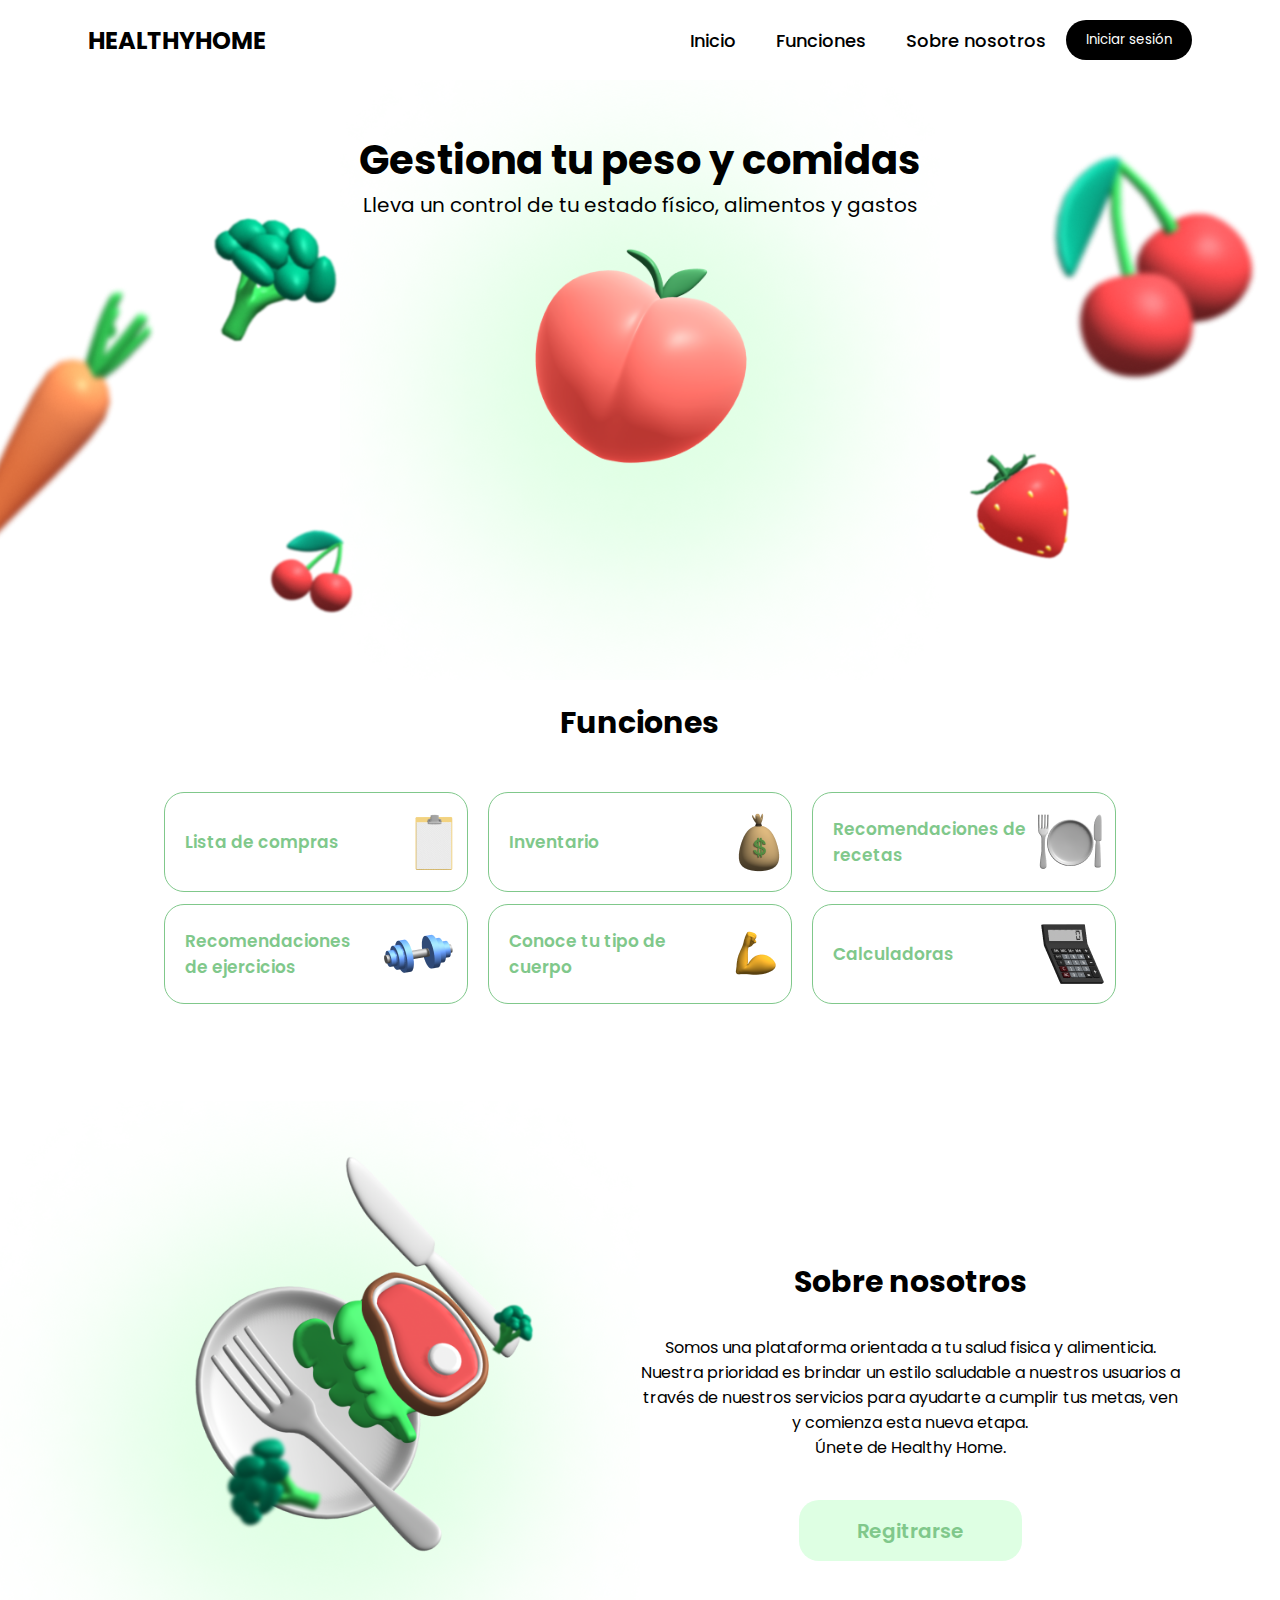
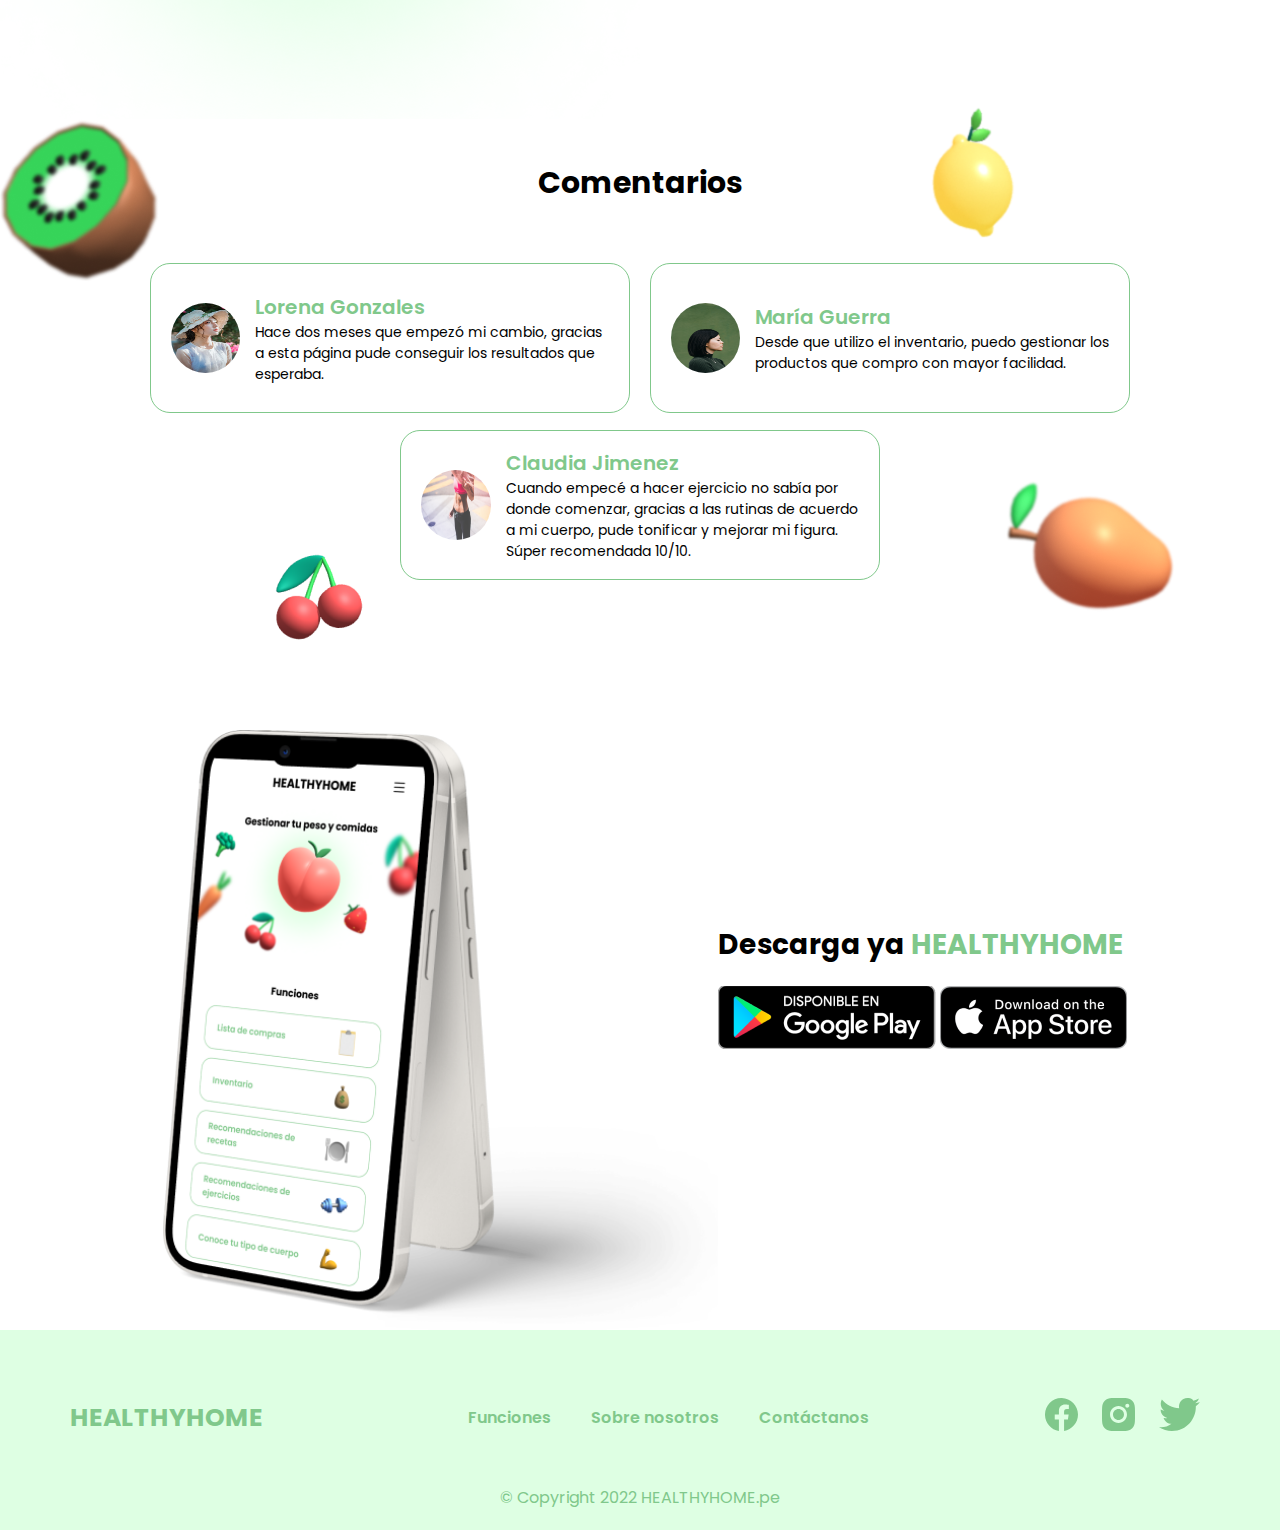
<file: html/index.html>
<!DOCTYPE html>
<html lang="es">
<head>
    <meta charset="UTF-8">
    <meta http-equiv="X-UA-Compatible" content="IE=edge">
    <meta name="viewport" content="width=device-width, initial-scale=1.0">
    <link rel="stylesheet" href="../css/principal.css">
    <title>HEALTHYHOME</title>
</head>
<body>
    <header>
        <div class="header-content">
            <div class="menu" id="show-menu">
                <nav>
                    <p OnClick="location.href='../html/index.html'" style="font-weight: 700; font-size: 24px;">HEALTHYHOME</p>
                    <ul style="font-weight: 500; font-size: 18px;">
                        <li  OnClick="location.href='../html/principal.html'">Inicio</li>
                        <li >Funciones</li>
                        <li  >Sobre nosotros</li>
                        <button  onclick="location='../back con front/iniciodesesion.php'">Iniciar sesión</button>
                    </ul>
                </nav>
            </div>
        </div>
    </header> 
    <div class="container-all container" id="move-content">
    <section>
        <div class="portada" >
            <h1>Gestiona tu peso y comidas</h1>
            <p>Lleva un control de tu estado físico, alimentos y gastos</p>
            <img id="brocoli" src="../img/fondo/fondo-brocoli.png">
            <img id="cereza" src="../img/fondo/fondo-cereza.png">
            <img id="cereza2" src="../img/fondo/fondo-cereza2.png">
            <img id="durazno" src="../img/fondo/fondo-durazno.png">
            <img id="fresa" src="../img/fondo/fondo-fresa.png">
            <img id="zanahoria" src="../img/fondo/fondo-zanahoria.png">
        </div>
        <div class="funciones">
            <h1>Funciones</h1>
            <div class="fn_fila">
                <div class="fn_cont" onclick="location='../back con front/form_registro.php'">
                    <p>Lista de compras</p>
                    <img src="../img/funciones/lista.png" alt="">
                </div>
                <div class="fn_cont" onclick="location='../back con front/login-inventario.php'">
                    <p>Inventario</p>
                    <img src="../img/funciones/inventario.png" alt="">
                </div>
                <div class="fn_cont" OnClick="location.href='r.recetas.html'">
                    <p>Recomendaciones de recetas</p>
                    <img src="../img/funciones/receta.png" alt="">
                </div>
            </div>
            <div class="fn_fila">
                 <div class="fn_cont" OnClick="location.href='r.ejercicios.html'">
                    <p>Recomendaciones de ejercicios</p>
                    <img src="../img/funciones/ejercicio.png" alt="">
                </div>
                <div class="fn_cont" OnClick="location.href='cuerpo.html'">
                    <p>Conoce tu tipo de cuerpo</p>
                    <img src="../img/funciones/cuerpo.png" alt="">
                </div>
                <div class="fn_cont" OnClick="location.href='cal_IMC.html'">
                    <p>Calculadoras</p>
                    <img src="../img/funciones/calculadora.png" alt="">
                </div>
            </div>  
        </div>
        <div class="sobre_nosotros">
            <img class="sn_img" src="../img/fondo-sobrenosotros.png" alt="">
            <div class="sn_contenido">
                <h1>Sobre nosotros</h1>
                <p>Somos una plataforma orientada a tu salud fisica y alimenticia. 
                    Nuestra prioridad es brindar un estilo saludable a nuestros usuarios a través de nuestros 
                    servicios para ayudarte a cumplir tus metas, ven y comienza esta nueva etapa.
                    <br>Únete de Healthy Home.</p>
                <button>Regitrarse</button>
            </div>
        </div>
        <div class="comentarios">
            <h1>Comentarios</h1>
            <div class="c_fila">
                <div class="c_contenido">
                    <img class="c_img" src="../img/comentarios/perfil1.jpeg">
                    <div class="c_contenido_texto">
                        <h2>Lorena Gonzales</h2>
                        <p>Hace dos meses que empezó mi cambio, gracias a esta página pude conseguir los resultados 
                        que esperaba.</p>
                    </div>
                </div>
                <div class="c_contenido">
                    <img class="c_img" src="../img/comentarios/perfil2.jpg">
                    <div class="c_contenido_texto">
                        <h2>María Guerra</h2>
                        <p>Desde que utilizo el inventario, puedo gestionar los productos que compro con  mayor 
                        facilidad.</p>
                    </div>
                </div>
            </div>
            <div class="c_contenido2">
                <img class="c_img" src="../img/comentarios/perfil3.jpg">
                <div class="c_contenido_texto">
                    <h2>Claudia Jimenez</h2>
                    <p>Cuando empecé a hacer ejercicio no sabía por donde comenzar, gracias a las rutinas de 
                    acuerdo a mi cuerpo, pude tonificar y mejorar mi figura. Súper recomendada 10/10.</p>
                </div>
            </div>
            <img id="kiwi" src="../img/comentarios/kiwi.png">
            <img id="limon" src="../img/comentarios/limon.png">
            <img id="cereza3" src="../img/comentarios/cereza.png">
            <img id="mango" src="../img/comentarios/mango.png">
        </div>
        <div class="descargar">
            <img class="d_img" src="../img/descargar/mockup.png" alt="">
            <div class="d_contenido">
                <p style="font-size: 28px"><strong>Descarga ya <font style="color:#80C88B">HEALTHYHOME</font></strong></p>
                <div class="d_contenido_img">
                    <img src="../img/descargar/playstore.png">
                    <img src="../img/descargar/appstore.png">
                </div>
            </div>
        </div>
    </section>  
    <footer style="color:#80C88B">
        <div class="footer_datos">
            <strong style="font-size:25px">HEALTHYHOME</strong>
            <ul>
                <li>Funciones</li>
                <li>Sobre nosotros</li>
                <li>Contáctanos</li>
            </ul>
            <div class="footer_redes" style="float: left">
                <img src="../img/footer/facebook.svg" alt="">
                <img src="../img/footer/instagram.svg" alt="">
                <img src="../img/footer/twitter.svg" alt="">
            </div>
        </div>
        <p>© Copyright 2022 HEALTHYHOME.pe</p>
    </footer>
</div>
</body>
</html>
</file>
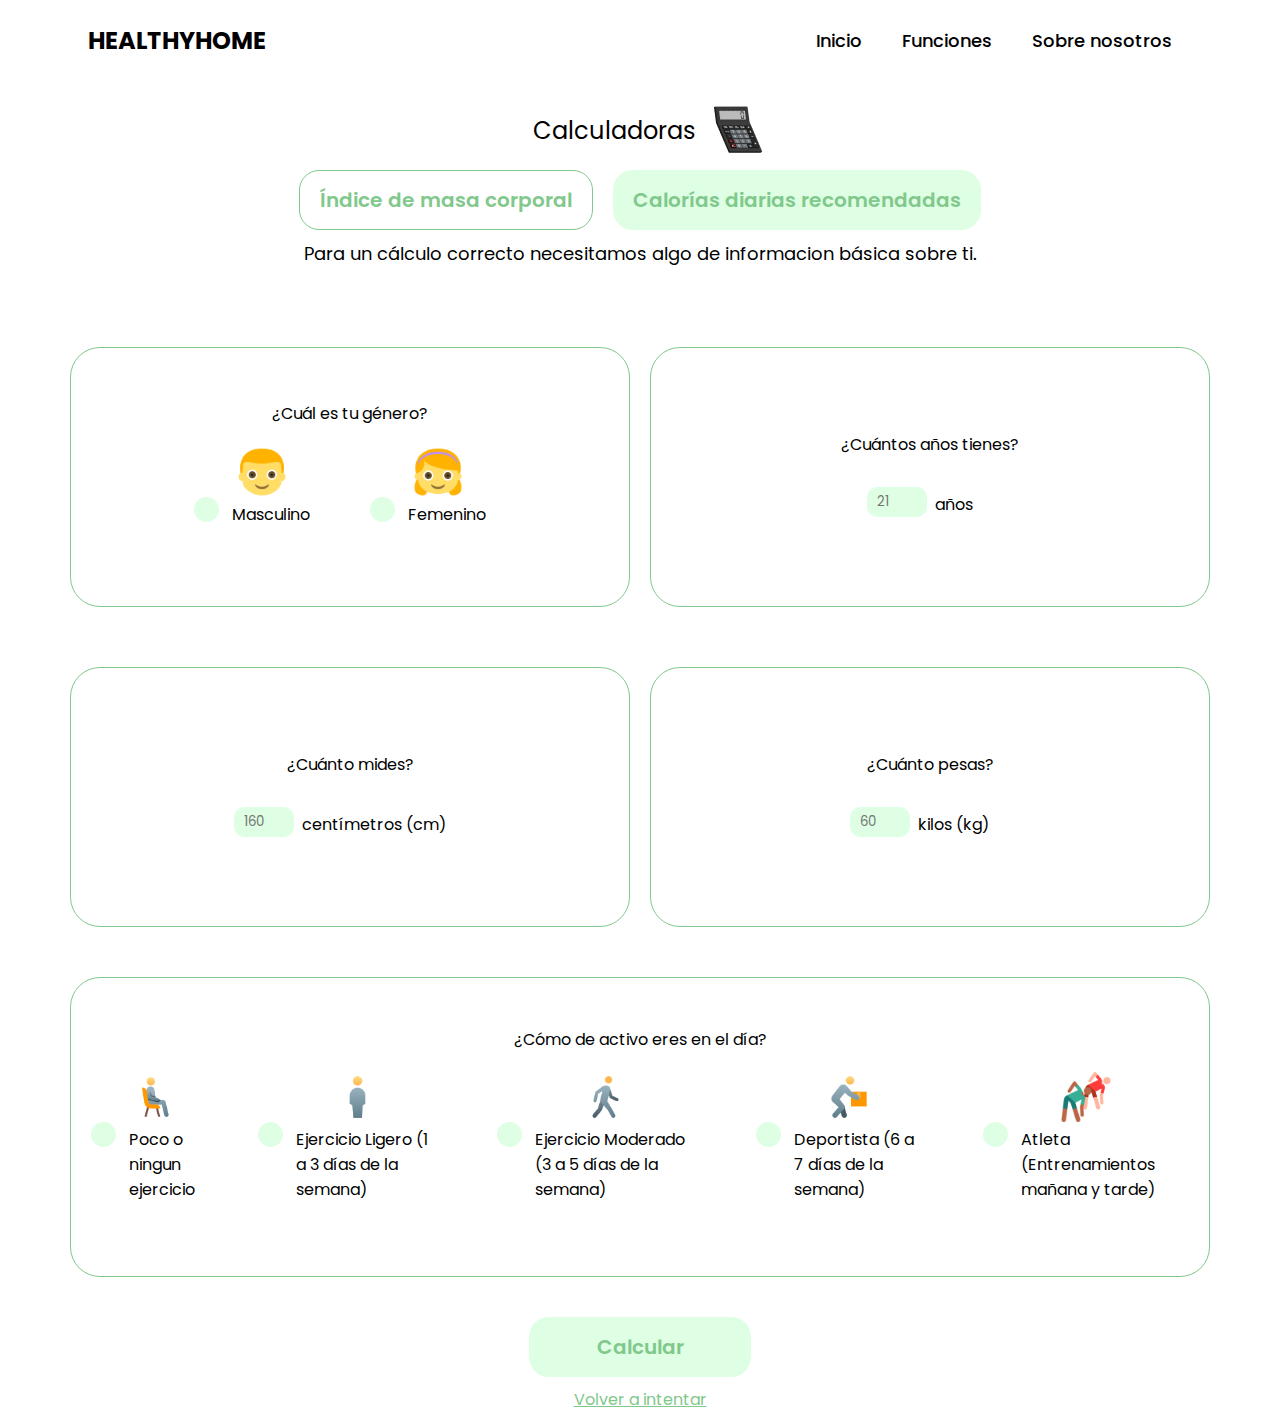
<file: html/cal_CD.html>
<!DOCTYPE html>
<html lang="es">
<head>
    <meta charset="UTF-8">
    <meta http-equiv="X-UA-Compatible" content="IE=edge">
    <meta name="viewport" content="width=device-width, initial-scale=1.0">
    <link rel="stylesheet" href="../css/cal_CD.css">
    <title>HEALTHYHOME</title>
</head>
<body>
  <header>
    <div class="header-content">
        <div class="menu" id="show-menu">
            <nav>
                <p OnClick="location.href='../html/principal.html'" style="font-weight: 700; font-size: 24px;">HEALTHYHOME</p>
                <ul style="font-weight: 500; font-size: 18px;">
                    <li OnClick="location.href='../html/index.html'">Inicio</li>
                    <li>Funciones</li>
                    <li>Sobre nosotros</li>
                </ul>
            </nav>
        </div>
    </div>
</header> 
    <!--Portada-->

    <div class="container-all" id="move-content">
      <div class="titulo">
        <h3><strong>Calculadoras</strong></h3>
        <img src="../img/Calculadoras/calculadora.png" alt="">
      </div>
      <div class="opciones">
        <button OnClick="location.href='cal_IMC.html'" style=" border:1px solid #80C88B; background: white;">Índice de masa corporal</button>
        <button OnClick="location.href='cal_CD.html'" style="background:#DEFFE3; border:none ">Calorías diarias recomendadas</button>
      </div>
        <h2>Para un cálculo correcto necesitamos algo de informacion básica sobre ti.</h2>
        <form class="form" id="form" onsubmit="return validateForm()">
          <div class="filas">
          <div class="Pasos">
            ¿Cuál es tu género?
            <div class="cont_genero">
              <div class="gn">
                <img src="../img/Calculadoras/varon.png" alt="imagen">
                <label class="container">
                <input type="radio" name="radio" id="m"><p class="text">Masculino</p>
                <span class="checkmark"></span>
                </label>
              </div>
              <div class="gn">
                <img src="../img/Calculadoras/mujer.png" alt="imagen">
                <label class="container">
                <input type="radio" name="radio" id="f"><p class="text">Femenino</p>
                <span class="checkmark"></span>
                </label>
              </div>
           </div>
          </div>
          <div class="Pasos">
            <p>¿Cuántos años tienes?</p>
            <div class="enlinea">
            <input type="text" class="text-input" id="age" placeholder="21" autocomplete="off" required/><p class="text"> años</p>    
            </div>
          </div>
        </div>
        
          <div class="filas">
            <div class="Pasos altura">
           <p>¿Cuánto mides?</p> 
           <div class="enlinea">
            <input type="text" class="text-input" id="height" placeholder="160" autocomplete = "off" required><p class="text"> centímetros (cm)</p>
           </div>
          </div>
          <div class="Pasos peso">
            <p>¿Cuánto pesas?</p>
            <div class="enlinea">
            <input type="text" class="text-input" id="weight" placeholder="60" autocomplete = "off" required><p class="text"> kilos (kg)</p>
            </div>
            </div>
        </div>
        
        
          <div class="superfila">
            <div class="nivel-actividad">
            <p>¿Cómo de activo eres en el día?</p>
            <div class="cont_actividad">
              <div class=separador>
              <div class="gn">
                <img src="../img/Calculadoras/no-muy-activo.png" alt="imagen">
                  <label class="container">
                  <input type="radio" name="activity" id="a1"><p class="text">Poco o ningun ejercicio</p>
                  <span class="checkmark"></span>
                  </label>
              </div>
              <div class="gn">
                <img src="../img/Calculadoras/normal.png" alt="imagen">
                  <label class="container">
                  <input type="radio" name="activity" id="a2"><p class="text">Ejercicio Ligero (1 a 3 días de la semana)</p>
                  <span class="checkmark"></span>
                  </label>
              </div>
              <div class="gn">
                <img src="../img/Calculadoras/medianamente-activo.png" alt="imagen">
                  <label class="container">
                  <input type="radio" name="activity" id="a3"><p class="text">Ejercicio Moderado (3 a 5 días de la semana)</p>
                  <span class="checkmark"></span>
                  </label>
              </div>
            </div>
            <div class=separador>
              <div class="gn">
                <img src="../img/Calculadoras/activo.png" alt="imagen">
                  <label class="container">
                  <input type="radio" name="activity" id="a4"><p class="text">Deportista (6 a 7 días de la semana)</p>
                  <span class="checkmark"></span>
                  </label>
              </div>
              <div class="gn">
                <img src="../img/Calculadoras/muy-activo.png" alt="imagen">
                  <label class="container">
                  <input type="radio" name="activity" id="a5"><p class="text">Atleta (Entrenamientos mañana y tarde)</p>
                  <span class="checkmark"></span>
                  </label>
              </div>
            </div>
            </div>
          
        </div>
        </div>
    </div>
    <DIV class="acciones">
      <button type="button" id="submit" style="margin-bottom: 10px;">Calcular</button>
     <a href="cal_imc.html" style="margin-bottom: 10px;color:#80C88B">Volver a intentar</a>
    </DIV> 
 </form>    
 </div>
 
<script src="../js/calorias.js"></script>
</body>
</html>
</file>
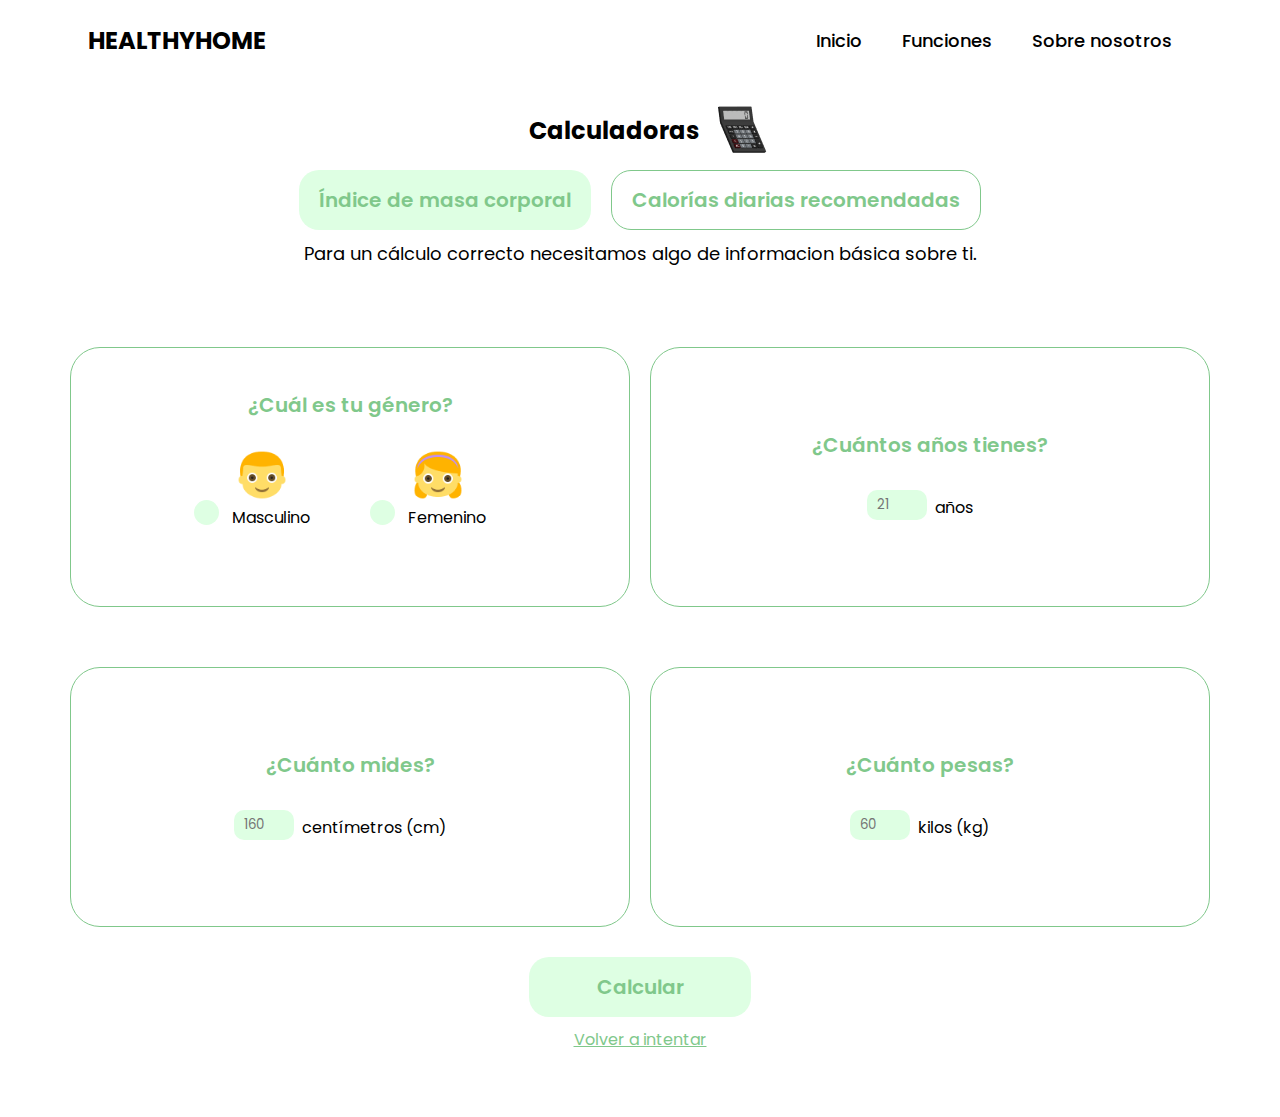
<file: html/cal_IMC.html>
<!DOCTYPE html>
<html lang="es">
<head>
    <meta charset="UTF-8">
    <meta http-equiv="X-UA-Compatible" content="IE=edge">
    <meta name="viewport" content="width=device-width, initial-scale=1.0">
    <link rel="stylesheet" href="../css/cal_IMC.css">
    <title>HEALTHYHOME</title>
</head>
<body>
  <header>
    <div class="header-content">
        <div class="menu" id="show-menu">
            <nav>
                <p OnClick="location.href='../html/index.html'" style="font-weight: 700; font-size: 24px;">HEALTHYHOME</p>
                <ul style="font-weight: 500; font-size: 18px;">
                    <li OnClick="location.href='../html/principal.html'">Inicio</li>
                    <li>Funciones</li>
                    <li>Sobre nosotros</li>
                </ul>
            </nav>
        </div>
    </div>
</header> 
    <!--Portada-->

    <div class="container-all" id="move-content">
        <div class="titulo">
            <h3><strong>Calculadoras</strong></h3>
            <img src="../img/Calculadoras/calculadora.png" alt="">
        </div>
        
        <div class="opciones">
            <button OnClick="location.href='cal_IMChtml'" style="background:#DEFFE3; border:none">Índice de masa corporal</button>
            <button OnClick="location.href='cal_CD.html'" style="border:1px solid #80C88B; background: white;">Calorías diarias recomendadas</button>
        </div>
        <h2>Para un cálculo correcto necesitamos algo de informacion básica sobre ti.</h2>
      <form class="form" id="form" onsubmit="return validateForm()">
      <div class="filas">
        <div class="bloquecitos">
          
          <strong style="font-size: 20px;font-weight: 600; color:#80C88B">¿Cuál es tu género?</strong>
          <div class="cont_genero">
              <div class="gn">
                <img src="../img/Calculadoras/varon.png">
                <label class="container">
                <input type="radio" name="radio" id="m"><p class="text">Masculino</p>
                <span class="checkmark"></span>
                </label>
              </div>
              <div class="gn">
                <img src="../img/Calculadoras/mujer.png">
                <label class="container">
                 <input type="radio" name="radio" id="f"><p class="text">Femenino</p>
                <span class="checkmark"></span>
                </label>
              </div>
          </div>
        </div>
        <div class="bloquecitos">
            <strong style="font-size: 20px;font-weight: 600; color:#80C88B">¿Cuántos años tienes?</strong>
            <div class="enlinea">
            <input type="text" class="text-input" id="age" placeholder="21" autocomplete="off" required/><p class="text"> años</p> 
          </div>
        </div>
      </div>
      <div class="filas" >
        <div class="bloquecitos altura">
          <strong style="font-size: 20px;font-weight: 600; color:#80C88B">¿Cuánto mides?</strong>
          <div class="enlinea">
          <input type="text" class="text-input" id="height" placeholder="160" autocomplete="off" required><p class="text"> centímetros (cm)</p>
          </div>
        </div>
        <div class="bloquecitos peso"> 
        <strong style="font-size: 20px;font-weight: 600; color:#80C88B">¿Cuánto pesas?</strong>
        <div class="enlinea">
        <input type="text" class="text-input" id="weight" placeholder="60" autocomplete="off" required><p class="text"> kilos (kg)</p>
        </div>
        </div>
        </div>
    <DIV class="acciones">
         <button type="button" id="submit" style="margin-bottom: 10px;">Calcular</button>
        <a href="cal_imc.html" style="margin-bottom: 10px;color:#80C88B">Volver a intentar</a>
    </DIV> 
    </form>    
    </div>
    <script src="../js/funcionimc.js"></script>
</body>
</html>
</file>
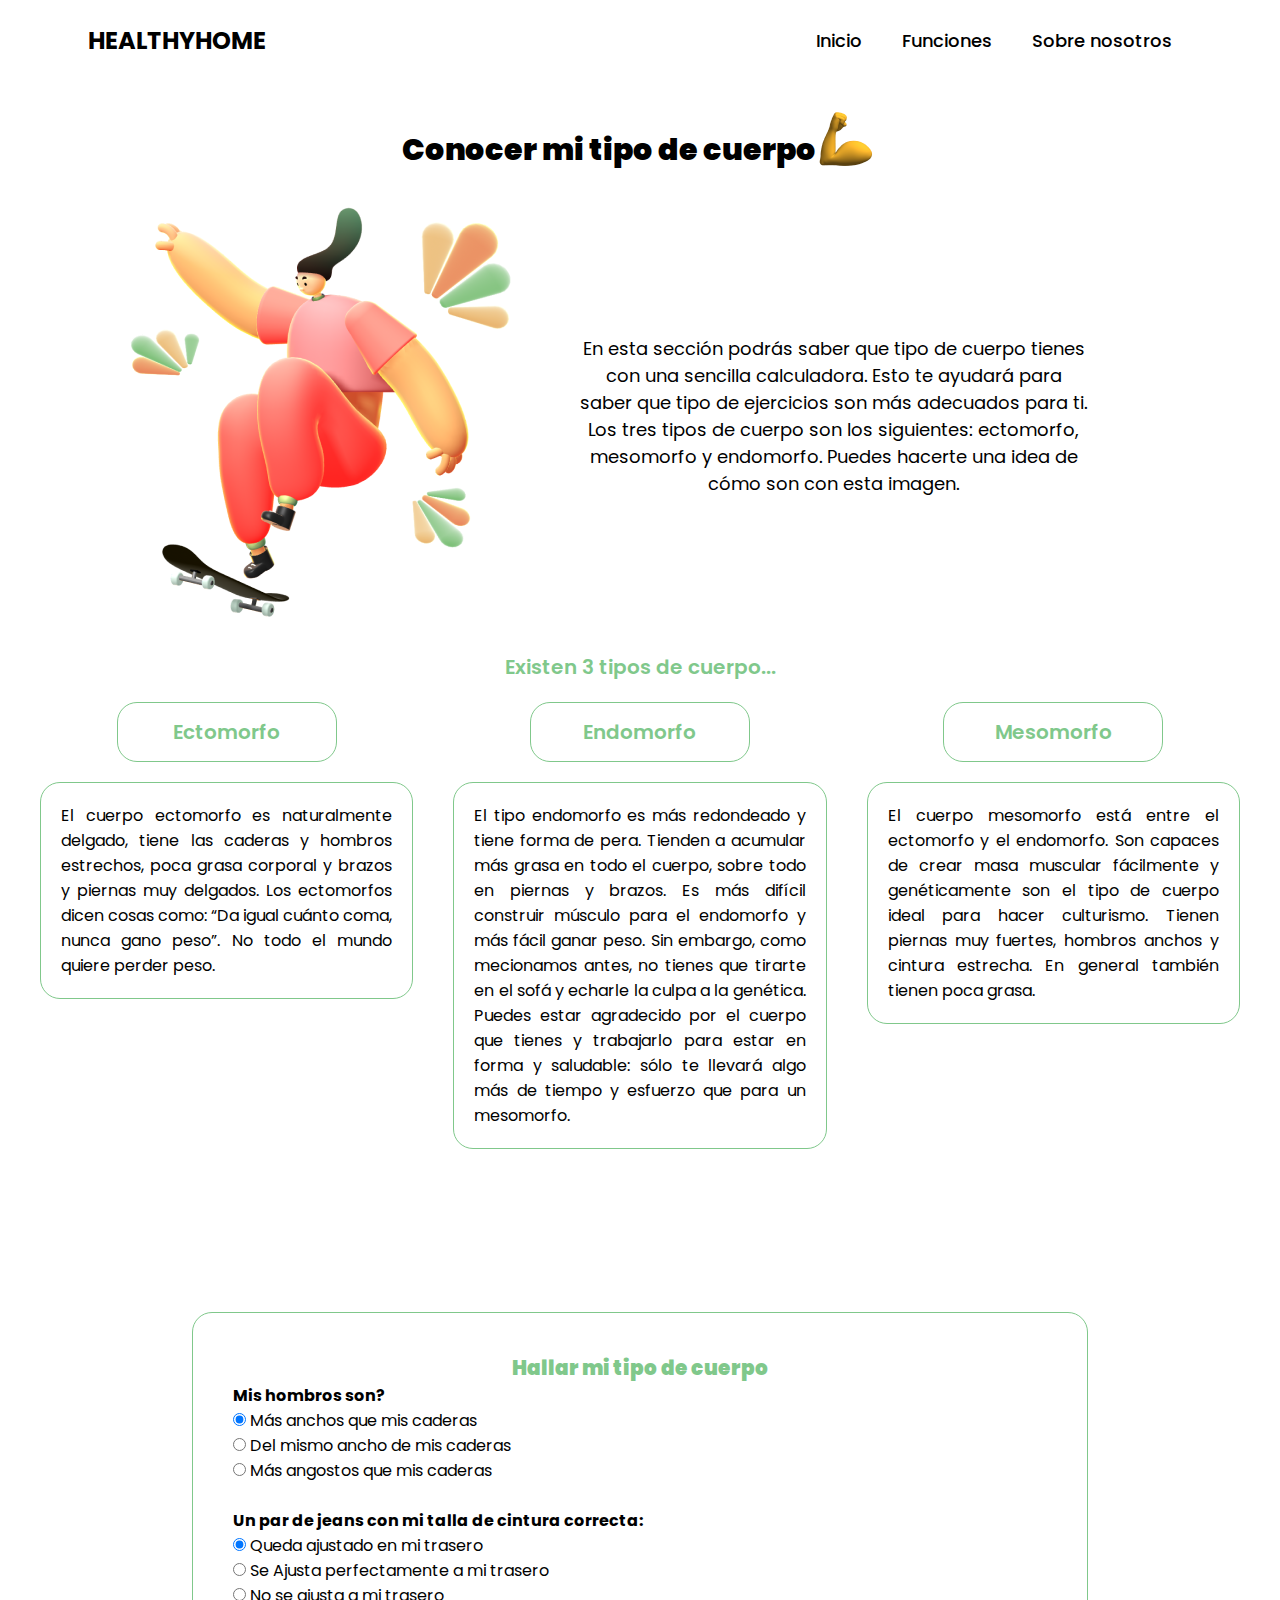
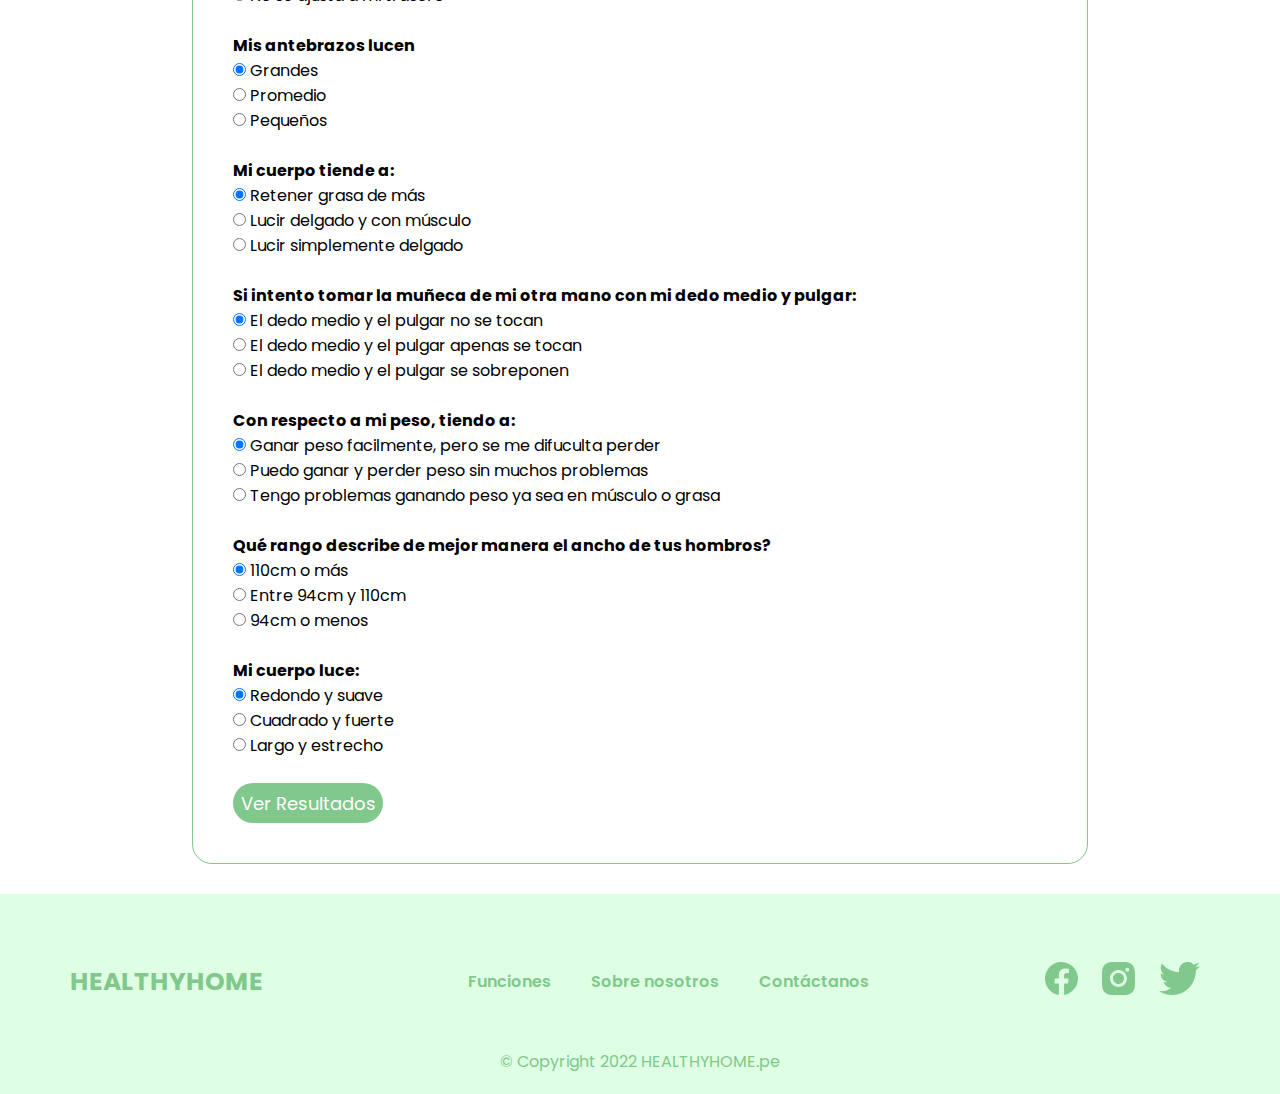
<file: html/cuerpo.html>
<!DOCTYPE html>
<html lang="es">
<head>
    <meta charset="UTF-8">
    <meta http-equiv="X-UA-Compatible" content="IE=edge">
    <meta name="viewport" content="width=device-width, initial-scale=1.0">
    <link rel="stylesheet" href="../css/cuerpo.css">
    <title>HEALTHYHOME</title>
</head>
<body>
    <header>
        <div class="header-content">
            <div class="menu" id="show-menu">
                <nav>
                    <p OnClick="location.href='../html/index.html'" style="font-weight: 700; font-size: 24px;">HEALTHYHOME</p>
                    <ul style="font-weight: 500; font-size: 18px;">
                        <li OnClick="location.href='../html/principal.html'">Inicio</li>
                        <li>Funciones</li>
                        <li>Sobre nosotros</li>
                    </ul>
                </nav>
            </div>
        </div>
    </header> 
    <div class="container-all" id="move-content">
    <div class="titulo">
        <h1><strong>Conocer mi tipo de cuerpo</strong></h1>
        <img src="../img/cuerpo/titulo.png" alt="">
      </div>
    <div class="portada">
        <img src="../img/cuerpo/personaje.png" alt="">
        <div>
        <p>En esta sección podrás saber que tipo de cuerpo tienes con una sencilla calculadora. Esto te ayudará para
             saber que tipo de ejercicios son más adecuados para ti. Los tres tipos de cuerpo son los siguientes: 
             ectomorfo, mesomorfo y endomorfo. Puedes hacerte una idea de cómo son con esta imagen.</p>
        </div>
    </div>
    <p class="titulo2">Existen 3 tipos de cuerpo...</p>
    <div class="cuerpo">
        <div class="c_cont">
            <a>Ectomorfo</a>
            <div class="c_info">
                <p>El cuerpo ectomorfo es naturalmente delgado, tiene las caderas y hombros estrechos, poca grasa 
                    corporal y brazos y piernas muy delgados. Los ectomorfos dicen cosas como: “Da igual cuánto coma,
                     nunca gano peso”. No todo el mundo quiere perder peso.</p>
            </div>
        </div>
        <div class="c_cont">
            <a>Endomorfo</a>
            <div class="c_info">
                <p>El tipo endomorfo es más redondeado y tiene forma de pera. Tienden a acumular más grasa en todo el 
                    cuerpo, sobre todo en piernas y brazos. Es más difícil construir músculo para el endomorfo y más
                     fácil ganar peso. Sin embargo, como mecionamos antes, no tienes que tirarte en el sofá y echarle 
                     la culpa a la genética. Puedes estar agradecido por el cuerpo que tienes y trabajarlo para estar 
                     en forma y saludable: sólo te llevará algo más de tiempo y esfuerzo que para un mesomorfo.</p>
            </div>
        </div>
        <div class="c_cont">
            <a>Mesomorfo</a>
            <div class="c_info">
                <p>El cuerpo mesomorfo está entre el ectomorfo y el endomorfo. Son capaces de crear masa muscular 
                    fácilmente y genéticamente son el tipo de cuerpo ideal para hacer culturismo. Tienen piernas muy 
                    fuertes, hombros anchos y cintura estrecha. En general también tienen poca grasa.</p>
            </div>
        </div>
    </div>
    
    <div class="calculadora">
        <div class="cal_contenido">
            <h1><strong style="color:#80C88B; font-size:20px;">Hallar mi tipo de cuerpo</strong></h1>

            <label><b>Mis hombros son?</b></label>
            <div>
            <label><input type="radio" name="hombros" value="1" checked> Más anchos que mis caderas</label><br>
            <label><input type="radio" name="hombros" value="2"> Del mismo ancho de mis caderas</label><br>
            <label><input type="radio" name="hombros" value="3"> Más angostos que mis caderas</label><br>
            </div><br>

            <label><b>Un par de jeans con mi talla de cintura correcta:</b></label>
            <div>
            <label><input type="radio" name="cintura" value="1" checked> Queda ajustado en mi trasero</label><br>
            <label><input type="radio" name="cintura" value="2"> Se Ajusta perfectamente a mi trasero</label><br>
            <label><input type="radio" name="cintura" value="3"> No se ajusta a mi trasero</label><br>
            </div><br>

            <label><b>Mis antebrazos lucen</b></label>
            <div>
            <label><input type="radio" name="antebrazos" value="1" checked> Grandes</label><br>
            <label><input type="radio" name="antebrazos" value="2"> Promedio</label><br>
            <label><input type="radio" name="antebrazos" value="3"> Pequeños</label><br>
            </div><br>

            <label><b>Mi cuerpo tiende a:</b></label>
            <div>
            <label><input type="radio" name="cuerpo" value="1" checked> Retener grasa de más</label><br>
            <label><input type="radio" name="cuerpo" value="2"> Lucir delgado y con músculo</label><br>
            <label><input type="radio" name="cuerpo" value="3"> Lucir simplemente delgado</label><br>
            </div><br>

            <label><b>Si intento tomar la muñeca de mi otra mano con mi dedo medio y pulgar:</b></label>
            <div>
            <label><input type="radio" name="muñeca" value="1" checked> El dedo medio y el pulgar no se tocan</label><br>
            <label><input type="radio" name="muñeca" value="2"> El dedo medio y el pulgar apenas se tocan</label><br>
            <label><input type="radio" name="muñeca" value="3"> El dedo medio y el pulgar se sobreponen</label><br>
            </div><br>

            <label><b>Con respecto a mi peso, tiendo a:</b></label>
            <div>
            <label><input type="radio" name="peso" value="1" checked> Ganar peso facilmente, pero se me difuculta perder</label><br>
            <label><input type="radio" name="peso" value="2"> Puedo ganar y perder peso sin muchos problemas</label><br>
            <label><input type="radio" name="peso" value="3"> Tengo problemas ganando peso ya sea en músculo o grasa</label><br>
            </div><br>

            <label><b>Qué rango describe de mejor manera el ancho de tus hombros?</b></label>
            <div>
            <label><input type="radio" name="ancho" value="1" checked> 110cm o más</label><br>
            <label><input type="radio" name="ancho" value="2"> Entre 94cm y 110cm</label><br>
            <label><input type="radio" name="ancho" value="3"> 94cm o menos</label><br>
            </div><br>

            <label><b>Mi cuerpo luce:</b></label>
            <div>
            <label><input type="radio" name="luce" value="1" checked> Redondo y suave</label><br>
            <label><input type="radio" name="luce" value="2"> Cuadrado y fuerte</label><br>
            <label><input type="radio" name="luce" value="3"> Largo y estrecho</label><br>
            </div><br>
            
            <input type="submit" id="resultado" name="resultado" value="Ver Resultados">
            <p   id="verResultado"></p>
        </div>
        
        <script>
            const btn = document.querySelector('#resultado');
            btn.onclick = function () {
                var ecto = 0;
                var meso = 0;
                var endo = 0;
                const rbs = document.querySelectorAll('input');
                for (const rb of rbs) {

                    if (rb.checked) {
                        if(rb.value == 1){
                            ecto++;
                        }
                        else if(rb.value == 2){
                            meso++;
                        }
                        else if(rb.value == 3){
                            endo++;
                        }
                    }
                }
                document.getElementById('verResultado').innerHTML = "<br>Tu tipo de cuerpo es:<br><br>Endomorfo: " + ecto/8*100 + "%" + "<br>Mesomorfo: " + meso/8*100 + "%" + "<br>Endomorfo: " + endo/8*100 + "%";
            }
            </script>
    </div>
</div>
    <footer style="color:#80C88B">
        <div class="footer_datos">
            <strong style="font-size:25px">HEALTHYHOME</strong>
            <ul>
                <li>Funciones</li>
                <li>Sobre nosotros</li>
                <li>Contáctanos</li>
            </ul>
            <div class="footer_redes" style="float: left">
                <img src="../img/footer/facebook.svg" alt="">
                <img src="../img/footer/instagram.svg" alt="">
                <img src="../img/footer/twitter.svg" alt="">
            </div>
        </div>
        <p>© Copyright 2022 HEALTHYHOME.pe</p>
    </footer>
</body>
</html>
</file>
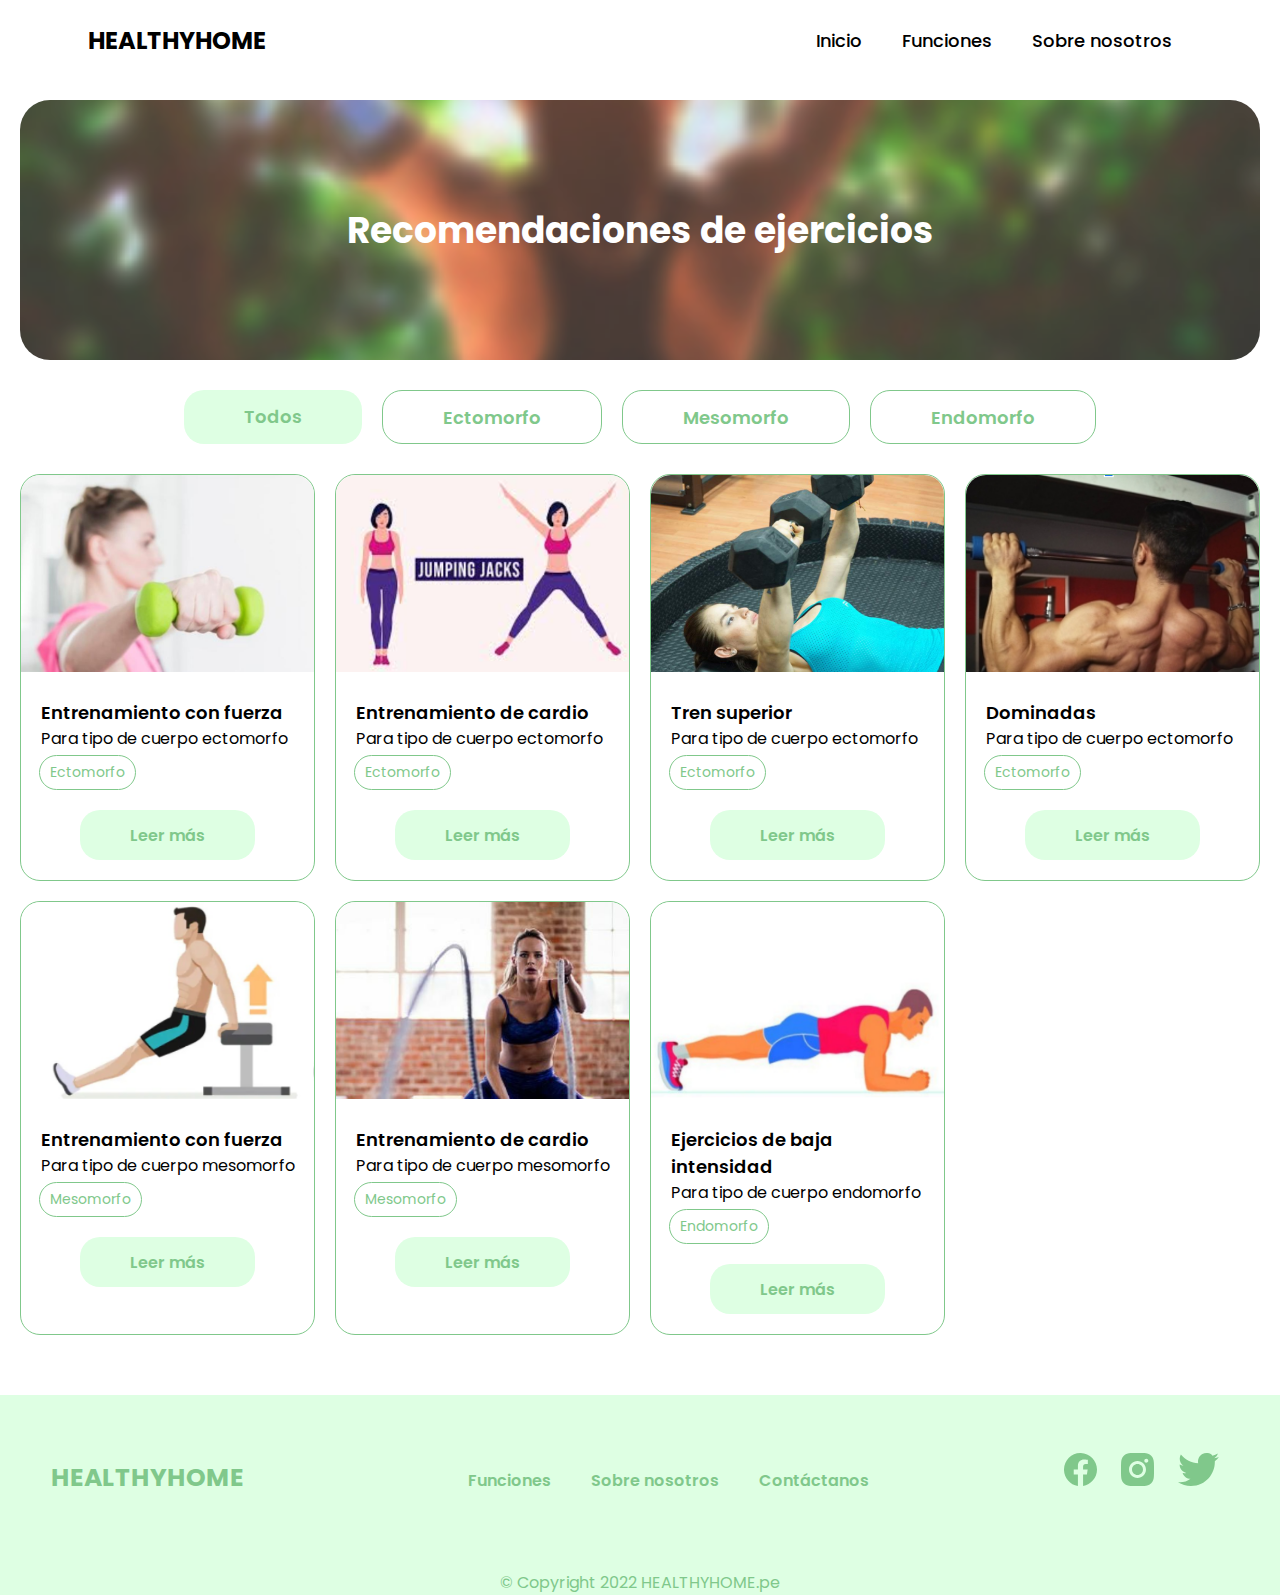
<file: html/r.ejercicios.html>
<!DOCTYPE html>
<html lang="es">
<head>
    <meta charset="UTF-8">
    <meta http-equiv="X-UA-Compatible" content="IE=edge">
    <meta name="viewport" content="width=device-width, initial-scale=1.0">
    <link rel="stylesheet" href="../css/r.ejercicios.css">    
    <title>HEALTHYHOME</title>
</head>
<body>
    <header>
        <div class="header-content">
            <div class="menu" id="show-menu">
                <nav>
                    <p OnClick="location.href='../html/index.html'" style="font-weight: 700; font-size: 24px;">HEALTHYHOME</p>
                    <ul style="font-weight: 500; font-size: 18px;">
                        <li OnClick="location.href='../html/principal.html'">Inicio</li>
                        <li>Funciones</li>
                        <li>Sobre nosotros</li>
                    </ul>
                </nav>
            </div>
        </div>
    </header> 
    
        <div class="container-all" id="move-content">
            <section>
            <div class="portada-container-cover">
                <div class="portada_info">
                    <h1>Recomendaciones de ejercicios</h1>
                </div>
            </div>
        
            <div class="container-post">
                <input type="radio" id="Todos" name="categories" value="Todos" checked>
                <input type="radio" id="Ectomorfo" name="categories" value="Ectomorfo">
                <input type="radio" id="Mesomorfo" name="categories" value="Mesomorfo">
                <input type="radio" id="Endomorfo" name="categories" value="Endomorfo">
                <div class="container-category">
                    <label for="Todos">Todos</label>
                    <label for="Ectomorfo">Ectomorfo</label>
                    <label for="Mesomorfo">Mesomorfo</label>
                    <label for="Endomorfo">Endomorfo</label>
                </div>
                <div class="posts">
                    <div class="post" data-category="Ectomorfo">
                        <div class="ctn-img">
                            <img src="../img/r.ejercicios/ejercicio1-ectomorfo.png" alt="">
                        </div>
                        <h2>Entrenamiento con fuerza</h2>
                        <span>Para tipo de cuerpo ectomorfo</span>
                        <ul class="ctn-tag">
                            <li>Ectomorfo</li>
                        </ul>
                        <a href=""><button>Leer más</button></a>
                    </div>
                    <div class="post" data-category="Ectomorfo">
                        <div class="ctn-img">
                            <img src="../img/r.ejercicios/ejercicio2-ectomorfo.png" alt=""></div>
                        <h2>Entrenamiento de cardio</h2>
                        <span>Para tipo de cuerpo ectomorfo</span>
                        <ul class="ctn-tag">
                            <li>Ectomorfo</li>
                        </ul>
                        <a href=""><button>Leer más</button></a>
                    </div>
                    <div class="post" data-category="Ectomorfo">
                        <div class="ctn-img">
                            <img src="../img/r.ejercicios/ejercicio3-ectomorfo.png" alt=""></div>
                        <h2>Tren superior</h2>
                        <span>Para tipo de cuerpo ectomorfo</span>
                        <ul class="ctn-tag">
                            <li>Ectomorfo</li>
                        </ul>
                        <a href=""><button>Leer más</button></a>
                    </div>
                    <div class="post" data-category="Ectomorfo">
                        <div class="ctn-img">
                            <img src="../img/r.ejercicios/ejercicio4-ectomorfo.png" alt=""></div>
                        <h2>Dominadas</h2>
                        <span>Para tipo de cuerpo ectomorfo</span>
                        <ul class="ctn-tag">
                            <li>Ectomorfo</li>
                        </ul>
                        <a href=""><button>Leer más</button></a>
                    </div>
                    <div class="post" data-category="Mesomorfo">
                        <div class="ctn-img">
                            <img src="../img/r.ejercicios/ejercicio1-mesomorfo.png" alt=""></div>
                        <h2>Entrenamiento con fuerza</h2>
                        <span>Para tipo de cuerpo mesomorfo</span>
                        <ul class="ctn-tag">
                            <li>Mesomorfo</li>
                        </ul>
                        <a href=""><button>Leer más</button></a>
                    </div>
                    <div class="post" data-category="Mesomorfo">
                        <div class="ctn-img">
                            <img src="../img/r.ejercicios/ejercicio2-mesomorfo.png" alt=""></div>
                        <h2>Entrenamiento de cardio</h2>
                        <span>Para tipo de cuerpo mesomorfo</span>
                        <ul class="ctn-tag">
                            <li>Mesomorfo</li>
                        </ul>
                        <a href=""><button>Leer más</button></a>
                    </div>
                    <div class="post" data-category="Endomorfo">
                        <div class="ctn-img">
                            <img src="../img/r.ejercicios/ejercicio1-endomorfo.png" alt=""></div>
                        <h2>Ejercicios de baja intensidad</h2>
                        <span>Para tipo de cuerpo endomorfo</span>
                        <ul class="ctn-tag">
                            <li>Endomorfo</li>
                        </ul>
                        <a href=""><button>Leer más</button></a>
                    </div>
               
            </section>
            </div>
    
    <footer style="color:#80C88B">
        <div class="footer_datos">
            <strong style="font-size:25px; margin-bottom: 10px">HEALTHYHOME</strong>
            <ul style="margin-bottom: 20px">
                <li>Funciones</li>
                <li>Sobre nosotros</li>
                <li>Contáctanos</li>
            </ul>
            <div class="footer_redes" style="float: left; margin-bottom: 20px">
                <img src="../img/footer/facebook.svg" alt="">
                <img src="../img/footer/instagram.svg" alt="">
                <img src="../img/footer/twitter.svg" alt="">
            </div>
        </div>
        <p>© Copyright 2022 HEALTHYHOME.pe</p>
    </footer>
</body>
</body>
</html>
</file>
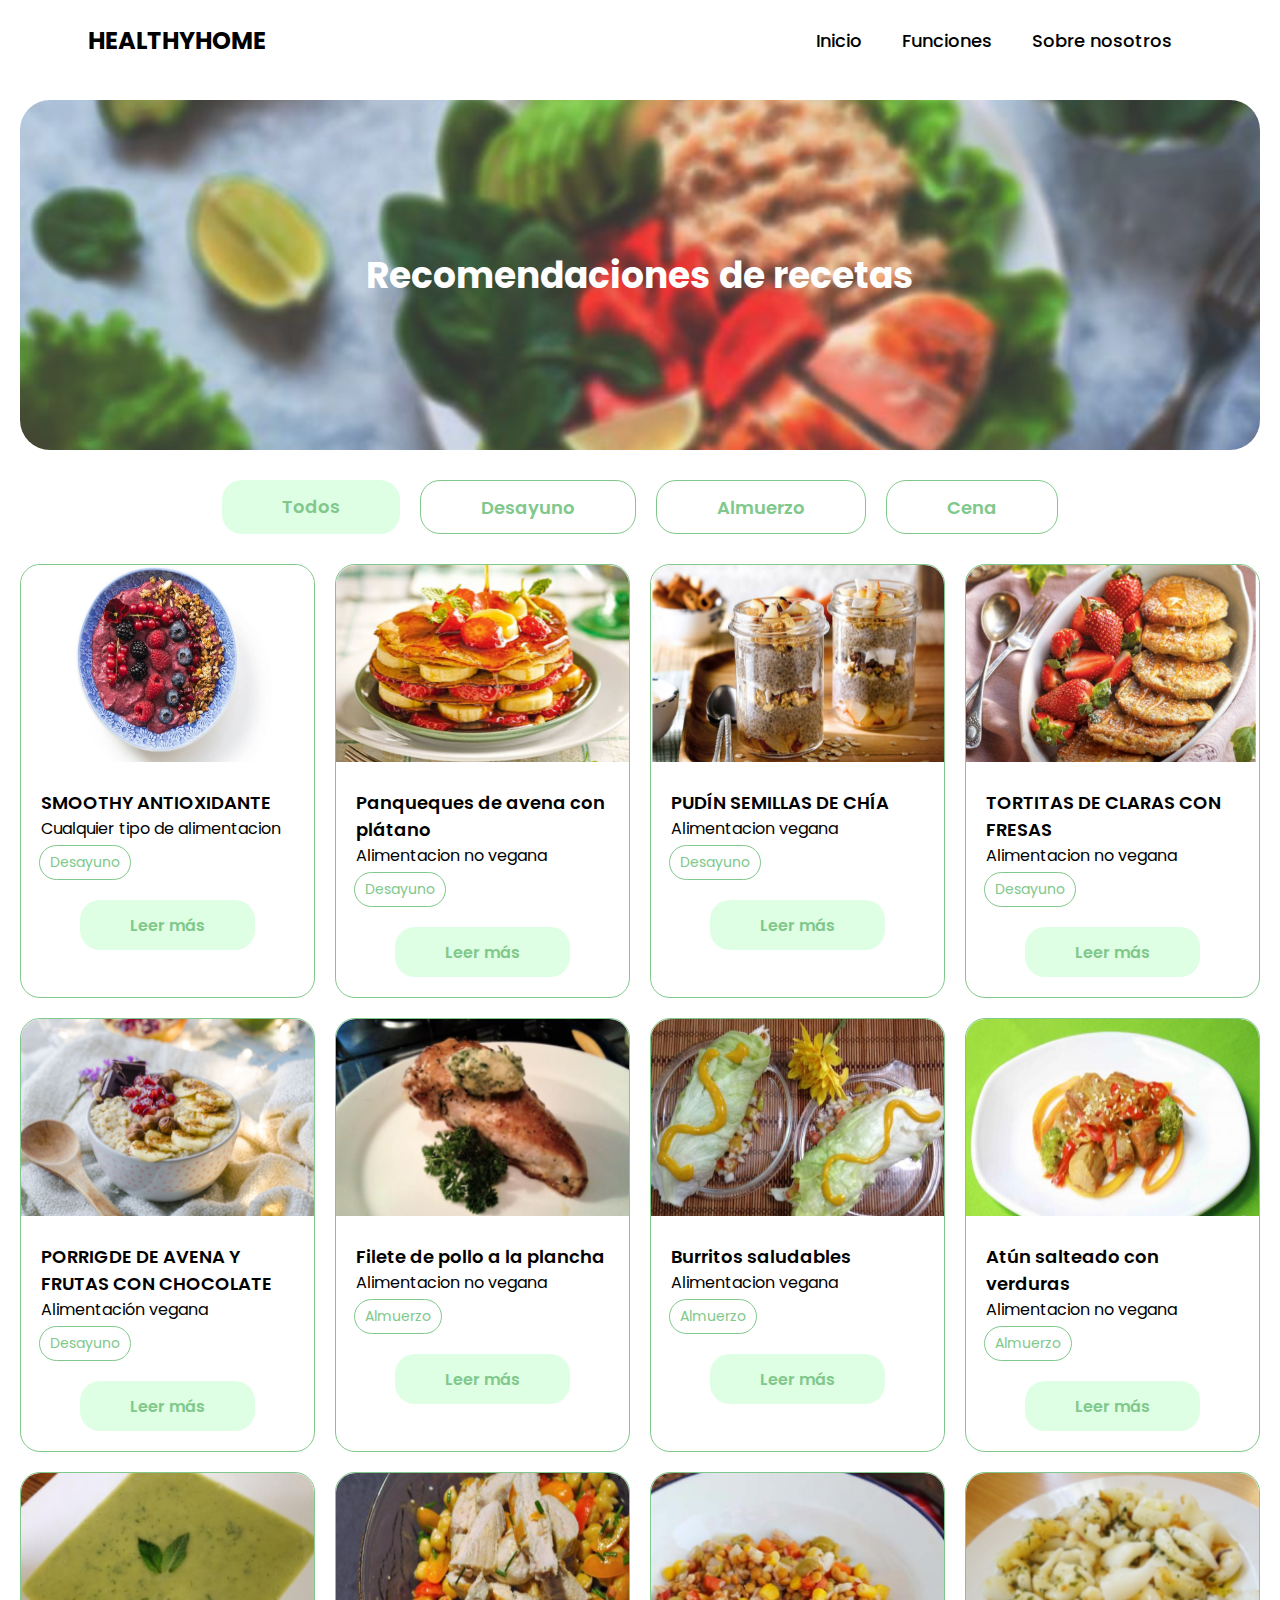
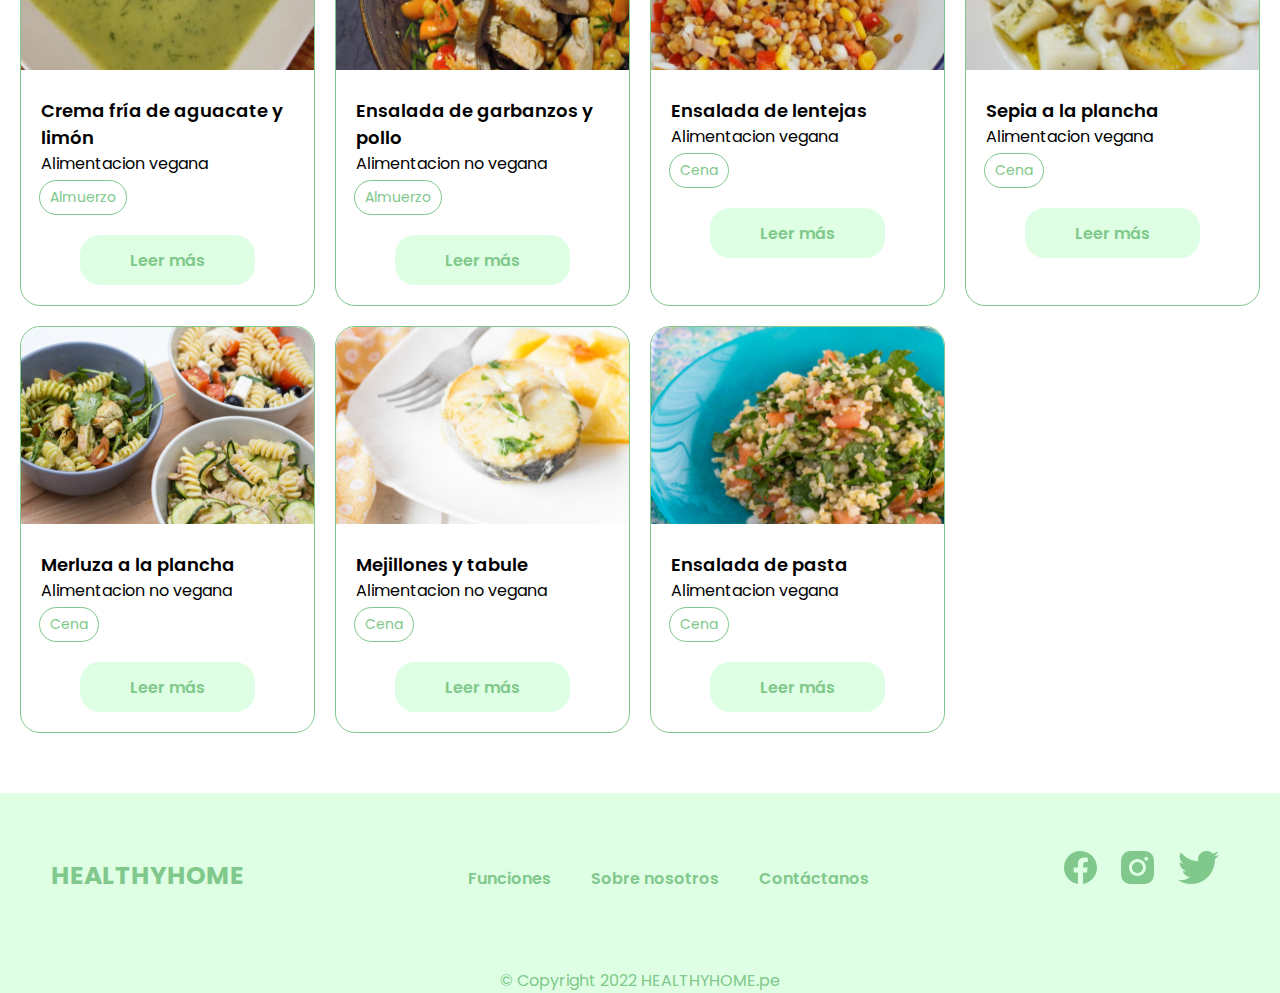
<file: html/r.recetas.html>
<!DOCTYPE html>
<html lang="es">
<head>
    <meta charset="UTF-8">
    <meta http-equiv="X-UA-Compatible" content="IE=edge">
    <meta name="viewport" content="width=device-width, initial-scale=1.0">
    <link rel="stylesheet" href="../css/r.recetas.css">    
    <title>HEALTHYHOME</title>
</head>
<body>
    <header>
        <div class="header-content">
            <div class="menu" id="show-menu">
                <nav>
                    <p OnClick="location.href='../html/index.html'" style="font-weight: 700; font-size: 24px;">HEALTHYHOME</p>
                    <ul style="font-weight: 500; font-size: 18px;">
                        <li OnClick="location.href='../html/principal.html'">Inicio</li>
                        <li>Funciones</li>
                        <li>Sobre nosotros</li>
                    </ul>
                </nav>
            </div>
        </div>
    </header>  
    <div class="container-all" id="move-content">
    <section >
       
            <div class="portada-container-cover" >
                <div class="portada_info">
                    <h1>Recomendaciones de recetas</h1>
                </div>
            </div>
        
            <div class="container-post">
                <input type="radio" id="Todos" name="categories" value="Todos" checked>
                <input type="radio" id="Desayuno" name="categories" value="Desayuno">
                <input type="radio" id="Almuerzo" name="categories" value="Almuerzo">
                <input type="radio" id="Cena" name="categories" value="Cena">
                <div class="container-category">
                    <label for="Todos">Todos</label>
                    <label for="Desayuno">Desayuno</label>
                    <label for="Almuerzo">Almuerzo</label>
                    <label for="Cena">Cena</label>
                </div>
                <div class="posts">
                    <div class="post" data-category="Desayuno">
                        <div class="ctn-img">
                            <img src="../img/r.recetas/receta1.png" alt="">
                        </div>
                        <h2>SMOOTHY ANTIOXIDANTE</h2>
                        <span>Cualquier tipo de alimentacion</span>
                        <ul class="ctn-tag">
                            <li>Desayuno</li>
                        </ul>
                        <a href=""><button>Leer más</button></a>
                    </div>
                    <div class="post" data-category="Desayuno">
                        <div class="ctn-img">
                            <img src="../img/r.recetas/receta2.png" alt=""></div>
                        <h2>Panqueques de avena con plátano</h2>
                        <span>Alimentacion no vegana</span>
                        <ul class="ctn-tag">
                            <li>Desayuno</li>
                        </ul>
                        <a href=""><button>Leer más</button></a>
                    </div>
                    <div class="post" data-category="Desayuno">
                        <div class="ctn-img">
                            <img src="../img/r.recetas/receta3.png" alt=""></div>
                        <h2>PUDÍN SEMILLAS DE CHÍA</h2>
                       <span>Alimentacion vegana</span>
                        <ul class="ctn-tag">
                            <li>Desayuno</li>
                        </ul>
                        <a href=""><button>Leer más</button></a>
                    </div>
                    <div class="post" data-category="Desayuno">
                        <div class="ctn-img">
                            <img src="../img/r.recetas/receta4.png" alt=""></div>
                        <h2>TORTITAS DE CLARAS CON FRESAS</h2>
                        <span>Alimentacion no vegana</span>
                        <ul class="ctn-tag">
                            <li>Desayuno</li>
                        </ul>
                        <a href=""><button>Leer más</button></a>
                    </div>
                    <div class="post" data-category="Desayuno">
                        <div class="ctn-img">
                            <img src="../img/r.recetas/receta5.png" alt=""></div>
                        <h2>PORRIGDE DE AVENA Y FRUTAS CON CHOCOLATE</h2>
                        <span>Alimentación vegana</span>
                        <ul class="ctn-tag">
                            <li>Desayuno</li>
                        </ul>
                        <a href=""><button>Leer más</button></a>
                    </div>
                    <div class="post" data-category="Almuerzo">
                        <div class="ctn-img">
                            <img src="../img/r.recetas/receta2_1.png" alt=""></div>
                        <h2>Filete de pollo a la plancha</h2>
                        <span>Alimentacion no vegana</span>
                        <ul class="ctn-tag">
                            <li>Almuerzo</li>
                        </ul>
                        <a href=""><button>Leer más</button></a>
                    </div>
                    <div class="post" data-category="Almuerzo">
                        <div class="ctn-img">
                            <img src="../img/r.recetas/receta2_2.png" alt=""></div>
                        <h2>Burritos saludables</h2>
                        <span>Alimentacion vegana</span>
                        <ul class="ctn-tag">
                            <li>Almuerzo</li>
                        </ul>
                        <a href=""><button>Leer más</button></a>
                    </div>
                    <div class="post" data-category="Almuerzo">
                        <div class="ctn-img">
                            <img src="../img/r.recetas/receta2_3.png" alt=""></div>
                        <h2>Atún salteado con verduras</h2>
                        <span>Alimentacion no vegana</span>
                        <ul class="ctn-tag">
                            <li>Almuerzo</li>
                        </ul>
                        <a href=""><button>Leer más</button></a>
                    </div>
                    <div class="post" data-category="Almuerzo">
                        <div class="ctn-img">
                            <img src="../img/r.recetas/receta2_4.png" alt=""></div>
                        <h2>Crema fría de aguacate y limón</h2>
                        <span>Alimentacion vegana</span>
                        <ul class="ctn-tag">
                            <li>Almuerzo</li>
                        </ul>
                        <a href=""><button>Leer más</button></a>
                    </div>
                    <div class="post" data-category="Almuerzo">
                        <div class="ctn-img">
                            <img src="../img/r.recetas/receta2_5.png" alt=""></div>
                        <h2>Ensalada de garbanzos y pollo</h2>
                        <span>Alimentacion no vegana</span>
                        <ul class="ctn-tag">
                            <li>Almuerzo</li>
                        </ul>
                        <a href=""><button>Leer más</button></a>
                    </div>
                    <div class="post" data-category="Cena">
                        <div class="ctn-img">
                            <img src="../img/r.recetas/receta3_1.png" alt=""></div>
                        <h2>Ensalada de lentejas</h2>
                        <span>Alimentacion vegana</span>
                        <ul class="ctn-tag">
                            <li>Cena</li>
                        </ul>
                        <a href=""><button>Leer más</button></a>
                    </div>
                    <div class="post" data-category="Cena">
                        <div class="ctn-img">
                            <img src="../img/r.recetas/receta3_2.png" alt=""></div>
                        <h2>Sepia a la plancha</h2>
                        <span>Alimentacion vegana</span>
                        <ul class="ctn-tag">
                            <li>Cena</li>
                        </ul>
                        <a href=""><button>Leer más</button></a>
                    </div>
                    <div class="post" data-category="Cena">
                        <div class="ctn-img">
                            <img src="../img/r.recetas/receta3_3.png" alt=""></div>
                        <h2>Merluza a la plancha</h2>
                        <span>Alimentacion no vegana</span>
                        <ul class="ctn-tag">
                            <li>Cena</li>
                        </ul>
                        <a href=""><button>Leer más</button></a>
                    </div>
                    <div class="post" data-category="Cena">
                        <div class="ctn-img">
                            <img src="../img/r.recetas/receta3_4.png" alt=""></div>
                        <h2>Mejillones y tabule</h2>
                        <span>Alimentacion no vegana</span>
                        <ul class="ctn-tag">
                            <li>Cena</li>
                        </ul>
                        <a href=""><button>Leer más</button></a>
                    </div>
                    <div class="post" data-category="Cena">
                        <div class="ctn-img">
                            <img src="../img/r.recetas/receta3_5.png" alt=""></div>
                        <h2>Ensalada de pasta</h2>
                        <span>Alimentacion vegana</span>
                        <ul class="ctn-tag">
                            <li>Cena</li>
                        </ul>
                        <a href=""><button>Leer más</button></a>
                    </div>
                </div>
            </div>
            
    </section>
</div>
    <footer style="color:#80C88B">
        <div class="footer_datos">
            <strong style="font-size:25px; margin-bottom: 10px">HEALTHYHOME</strong>
            <ul style="margin-bottom: 20px">
                <li>Funciones</li>
                <li>Sobre nosotros</li>
                <li>Contáctanos</li>
            </ul>
            <div class="footer_redes" style="float: left; margin-bottom: 20px">
                <img src="../img/footer/facebook.svg" alt="">
                <img src="../img/footer/instagram.svg" alt="">
                <img src="../img/footer/twitter.svg" alt="">
            </div>
        </div>
        <p>© Copyright 2022 HEALTHYHOME.pe</p>
    </footer>
</body>
</body>
</html>
</file>
<file: css/principal.css>
@charset "utf-8";
@import url('https://fonts.googleapis.com/css2?family=Poppins:wght@200;300;400;500;600;700&display=swap');
*{
	padding: 0px;
	margin:0px;
	box-sizing: border-box;
    font-family: "Poppins" , sans-serif;
}
/*HEADER*/
header{
    position: fixed;
    margin: auto;
    width: 100%;
    height: 80px;
    background: white;
    border:none;
    z-index: 2;
}
.header-content{
    max-width: 1200px;
    margin: auto;
    display: flex;
    justify-content: space-between;
    height: 100%;
}
.menu{
    height: 100%;
    width: 100%;
    display: flex;
    justify-content: center;
    align-items: center;
}
nav{
    width:92%;
    display: flex;
    justify-content: space-between;
    align-items: center;
}
.menu nav ul{
    height: 100%;
    display: flex;
    justify-content: center;
    align-items: center;
    list-style: none;
}
.menu nav ul li{
    height: 100%;
    margin: 0px 20px;
    font-size: 18px;
}
.menu nav ul li:hover{
    color: #80C88B;
}
.menu nav ul button{
    border: none;
    border-radius: 20px;
    padding:5px 20px 5px 20px;
    height: 40px; 
    background-color: black; 
    color: white;
}

/*FIN HEADER*/
/* PORTADA*/ 
.portada {
    display: inline-block;
    width: 100%;
    height: 700px;
    text-align: center;
    color:black;
}
.portada h1{
    margin-top: 130px;
    font-size: 40px;
    font-style: bold;
}
.portada p{
    font-size: 20px;
}

#brocoli{
    position: absolute;
    width: 150px;
    height: 150px;
    left: 15%;
    top: 200px;
    pointer-events: none;
}
#cereza{
    position: absolute;
    width: 260px;
    height: 240px;
    right: 0;
    top: 147px;
    pointer-events: none;
}
#cereza2{
    position: absolute;
    width: 112px;
    height: 108px;
    left: 20%;
    top: 518px;
    pointer-events: none;
}
#durazno{
    z-index: -1;
    position: absolute;
    width: 600px;
    height: 600px;
    left: 0;
    right: 0;
    margin: auto;
    top: 80px;
    pointer-events: none;
}
#fresa{
    position: absolute;
    width: 132px;
    height: 130px;
    right: 15%;
    top: 442px;
    pointer-events: none;
}
#zanahoria{
    position: absolute;
    width: 241px;
    height: 287px;
    left: -62px;
    top: 285px;
    pointer-events: none;
}
/*FIN DE LA PORTADA*/
/*FUNCIONES*/
.funciones{
    width: 76%;
    height:310px;
    margin:auto;
    display:flex;
	justify-content: center;
	align-items: center;
    flex-direction: column;
}
.funciones>h1{
    font-size: 30px;
    margin-bottom: 40px;
}
.fn_fila{
    width: 100%;
    height:100px;
    margin:auto;
    display:flex;
	justify-content: center;
	align-items: center;
}
.fn_cont{
    border:1px solid #80C88B;
    border-radius: 20px;
    background: #FFFFFF;
    box-sizing: border-box;
    width: 330px;
    height:100%;
    margin-right: 10px;
    margin-left: 10px;
    display:flex;
	align-items: center;
    padding-right: 10px;
    padding-left: 20px;
}
.fn_cont:hover{
    border:none;
    background-color: #DEFFE3;
}
.fn_cont p{
    pointer-events: none;
    width: 80%;
    float: left;
    color:#80C88B;
    font-size: 17px;
    font-weight: 600;
}
.fn_cont img{
    float: right;
    margin-left: 10px;
    pointer-events: none;
}
/*FIN DE FUNCIONES*/  
/*SOBRE NOSOTROS*/
.sobre_nosotros{
    margin-top:50px;
    width: 100%;
    height:700px;
    display:flex;
	justify-content: center;
	align-items: center;
}
.sn_img{
    position: relative;
    height: auto;
    width: 50%;
    pointer-events: none;
    /*height: 600px;*/
}
.sn_contenido>h1{
    font-size: 30px;
    font-weight: 700;
    margin-bottom: 30px;
}
.sn_contenido{
    width: 100%;
    display: flex;
    flex-direction: column;
    justify-content: center;
    align-items: center;
    margin-right: 100px;
    text-align: center;
}
.sn_contenido button{
    margin-top: 40px;
    border:none;
    border-radius: 20px;
    background-color: #DEFFE3;
    color: #80C88B;
    font-weight: 600;
    font-size: 20px;
    width: 223px;
    height: 61px;
}
/*FIN DE SOBRE NOSOTROS*/
/*COMENTARIOS*/
.comentarios{
    width: 100%;
    height:420px;
    margin:auto;
    display:flex;
	justify-content: center;
	align-items: center;
    flex-direction: column;
    margin-bottom: 150px;
}
.c_fila{
    width: 100%;
    height:150px;
    margin:auto;
    display:flex;
	justify-content: center;
	align-items: center;
}
.c_contenido{
    border:1px solid #80C88B;
    border-radius: 20px;
    background: #FFFFFF;
    box-sizing: border-box;
    width: 480px;
    height: 100%;
    margin-right: 10px;
    margin-left: 10px;
    display:flex;
	align-items: center;
    padding-right: 10px;
    padding-left: 10px;
}
.c_contenido2{
    border:1px solid #80C88B;
    border-radius: 20px;
    background: #FFFFFF;
    box-sizing: border-box;
    width: 480px;
    height: 150px;
    margin-right: 10px;
    margin-left: 10px;
    display:flex;
	align-items: center;
    padding-right: 10px;
    padding-left: 10px;
}
.c_img{
    float: left;
    border-radius: 50%;
    height: 70px;
    width: 70px;
    margin-left: 10px;
    margin-right: 10px;
    pointer-events: none;
}
.c_contenido_texto{
    font-size: 14px;
    margin:5px;
    width: 80%;
    float: right;
}
.comentarios h1{
    font-size: 30px;
    font-weight: 700;
    margin-bottom: 40px;
}
.c_contenido_texto h2{
    font-size: 20px;
    font-weight: 600;
    color:#80C88B;
}
#kiwi{
    z-index: -1;
    position: absolute;
    width: 204px;
    height: 195px;
    top: 1700px;
    left:-26px;
    pointer-events: none;
}
#limon{
    z-index: -1;
    position: absolute;
    width: 110px;
    height: auto;
    top: 1700px;
    right:20%;
    pointer-events: none;
}
#cereza3{
    z-index: -1;
    position: absolute;
    left:20%;
    width: 123px;
    height: 104px;
    top: 2140px;
    pointer-events: none;
}
#mango{
    z-index: -1;
    position: absolute;
    width: 238px;
    height: 153px;
    right: 5%;
    top: 2080px;
    pointer-events: none;
}
/*FIN DE COMENTARIOS*/
/*DESCARGAR*/
.descargar{
    width: 100%;
    height:600px;
    margin:auto;
    display:flex;
	justify-content: center;
	align-items: center;
}
.d_contenido{
    margin-bottom: 80px;
}
.d_contenido_img{
    margin-top: 20px;
}
.d_img{
    height: 100%;
    margin-left: 10px;
    pointer-events: none;
}
/*FIN DE DESCARGAR*/
/*FOOTER*/
footer{
    padding: 20px;
    height: 200px;
    background-color: #DEFFE3;
    margin:auto;
    display:flex;
	justify-content: center;
	align-items: center;
    flex-direction: column;
}
.footer_datos{
    width: 92%;
    display: inline-flex;
    margin: auto;
    justify-content: center;
	align-items: center;
}
.footer_datos ul{
    width: 60%;
    display: inline-flex;
    margin: auto;
    justify-content: center;
	align-items: center;
    font-size: 16px;
    font-weight: 600;
    list-style: none;
}
.footer_datos li{
    margin-left: 40px;
}
.footer_redes{
    float: right;
}
.footer_redes img{
    margin-right: 10px;
    margin-left: 10px;

}
/*FIN DEL FOOTER*/
@media screen and (max-width:900px){
    /* PORTADA*/ 
.portada {
    height: 500px;
}
.portada h1{
    margin-top: 130px;
    font-size: 20px;
}
.portada p{
    display: none;
}
nav ul li{
    display: none;
}
#brocoli{
    width: 50px;
    height: 60px;
    left: 10%;
    top: 160px;
}
#cereza{
    width: 90px;
    height: 90px;
    right: 0;
    top: 147px;
}
#cereza2{
    width: 80px;
    height: 80px;
    top: 300px;
    left: 18%;
}
#durazno{
    z-index: -1;
    width: 350px;
    height: 350px;
    top: 80px;
    pointer-events: none;
}
#fresa{
    width: 78px;
    height: 70px;
    right: 15%;
    top: 300px;
}
#zanahoria{
    width: 120px;
    height: 140px;
    left: -40px;
    top: 220px;
}
.funciones{
    height: 600px;
}
.funciones h1{
    font-size: 20px;
}
.fn_fila{
    flex-direction: column;
    height: auto;
}
.fn_cont{
    margin-bottom: 10px;
    height: 90px;
}
.fn_cont img{
    width: 44px;
    height: auto;
}
.fn_con p{
    font-size: 14px;
}
.sobre_nosotros{
    height: 600px;
}
.sobre_nosotros img{
    display: none;
}
.sobre_nosotros h1{
    font-size: 20px;
}
.sn_contenido{
    margin-right: 0;
    width: 86%;
}
.c_fila{
    height: auto;
    padding-left: 10px;
    padding-right: 10px;
    flex-direction: column;
}
.c_contenido{
    width: 94%;
    margin-bottom: 10px;
}
.c_contenido img{
    width: 50px;
    height: 50px;
}
.c_contenido2 img{
    width: 50px;
    height: 50px;
}
.c_contenido2{
    width: 90%;
}
.c_contenido_texto{
    font-size: 12px;
}
.c_contenido_texto h2{
    font-size: 16px;
}
.comentarios h1{
    font-size: 20px;
}
.comentarios{
    height: auto;
}
#kiwi{
    z-index: -1;
    position: absolute;
    width: 120px;
    height: 120px;
    top: 1600px;
    left:-30px;
    pointer-events: none;
}
#limon{
    z-index: -1;
    position: absolute;
    width: 60px;
    height: auto;
    top: 1650px;
    right:5%;
    pointer-events: none;
}
#cereza3{
    z-index: -1;
    position: absolute;
    left:10%;
    width: 80px;
    height: auto;
    top: 2100px;
    pointer-events: none;
}
#mango{
    z-index: -1;
    position: absolute;
    width: 160px;
    height: auto;
    right: 0;
    top: 2080px;
    pointer-events: none;
}
.descargar{
    display: none;
}
footer{
    padding: 4px;
}
.footer_datos{
    flex-direction: column;
    width: 100%;
}
.footer_datos ul{
    flex-direction: column;
    width: 100%;
}
.footer_datos li{
    font-size: 16px;
    margin-left: 10px;
}
}
</file>
<file: css/cal_CD.css>
@charset "utf-8";
@import url('https://fonts.googleapis.com/css2?family=Poppins:wght@200;300;400;500;600;700&display=swap');
*{
	padding: 0px;
	margin:0px;
	box-sizing: border-box;
    font-family: "Poppins" , sans-serif;
}
.container-all{
  height: auto;
}
body {
  height: 100%;
  padding: 0;
  border: 0;
  margin: 0;
  background: white;
}
/*HEADER*/
header{
  position: fixed;
  margin: auto;
  width: 100%;
  height: 80px;
  background: white;
  border:none;
  z-index: 2;
}
.header-content{
  max-width: 1200px;
  margin: auto;
  display: flex;
  justify-content: space-between;
  height: 100%;
}
.menu{
  height: 100%;
  width: 100%;
  display: flex;
  justify-content: center;
  align-items: center;
}
nav{
  width:92%;
  display: flex;
  justify-content: space-between;
  align-items: center;
}
.menu nav ul{
  height: 100%;
  display: flex;
  justify-content: center;
  align-items: center;
  list-style: none;
}
.menu nav ul li{
  height: 100%;
  margin: 0px 20px;
  font-size: 18px;
}
.menu nav ul li:hover{
  color: #80C88B;
}
.menu nav ul button{
  border: none;
  border-radius: 20px;
  padding:5px 20px 5px 20px;
  height: 40px; 
  background-color: black; 
  color: white;
}
/*FIN HEADER*/
/*OPCIONES DE CALCULADORAS*/
.opciones{
    display: flex;
    justify-content: center;
    align-items: center;
}
.opciones button{
    margin:10px;
    height: 60px;
    border-radius: 20px;
    padding-right:20px;
    padding-left:20px;
    color:#80C88B;
    font-size: 20px;
    font-weight: 600;
}
/*FIN DE OPCIONES DE CALCULADORAS*/
.titulo{
  display: flex;
  justify-content: center;
  align-items: center;
  height: 160px;
  padding-top: 100px;
}
.form {
  padding-left: 40px;
  padding-right: 40px;
  background-color: #fff;
  height: 1000px;
  width: 100%;
  
}

.text-input:hover {
  background-color: #cbe7fd;
}

.filas{
    width: 100%;
  padding: 20px;
  display: flex;
  justify-content: center;
  align-items: center;
}
.brmovil{
  display: none;
}
.Pasos{
  margin-top:20px;
  display: flex;
  justify-content: center;
  align-items: center;
  flex-direction: column;
  position: relative;
  width: 50%;
  border:1px solid #80C88B;
  border-radius: 30px;
  margin:10px;
  height: 260px;
}
.nivel-actividad{
  border:1px solid #80C88B;
  border-radius: 30px;
  margin: 30px;
  width: 100%;
  display: flex;
  justify-content:center;
  align-items: center;
  flex-direction: column;
  height: 300px;
}
.superfila{
  height: 260px;
  width: 100%;
  margin-top:40px;
  display: flex;
  justify-content: center;
  align-items: center;
}
.punto{
  position: absolute;
  margin-bottom: 250px;
  font-size:18px;
  background:white;
  border-radius: 0.8em;
  display:block;
  font-weight: bold;
  line-height: 1.6em;
  text-align: center;
  width: 1.6em;
}
.punto-superfila{
  position: absolute;
  margin-bottom: 300px;
  font-size:18px;
  background:white;
  border-radius: 20px;
  color: #ffffff;
  display:block;
  font-weight: bold;
  line-height: 1.6em;
  text-align: center;
  width: 1.6em;
}
.cont_genero{
  margin:1px;
  display: flex;
}
.cont_actividad{
  margin:0px;
  display: flex;
}
.gn{
  margin: 20px;
  display: flex;
  justify-content: center;
  align-items: center;
  flex-direction: column;
}
.gn img{
  width: 50px;
}
.volver{
    height: 50px;
    width:100px;
    background: black;
    border-radius: 30px;
    margin-bottom: 20px;
}
.volver a{
    font-size: 15px;
    text-decoration: none;
    color:white;
}
.enlinea {
  display: inline-flex;
  margin-top: 30px;
}
.row-one {
  padding: 20px;
}
.row-two {
  padding: 20px;
}

.row-three {
  padding: 20px;
}

.text-input {
  width: 60px;
  height: 30px;
  border-radius: 10px;
  background-color: #DEFFE3;
  border: none;
  outline: none;
  padding: 5px 10px;
  cursor: pointer;
}

.text-input:last-child {
  margin-bottom: 35px;
}

.text-input:hover {
  background-color: #DEFFE3;
}

#submit {
    border: none;
    border-radius: 20px;
    height: 60px;
    width: 222px;
    background: #DEFFE3;
    color:#80C88B;
    font-size: 20px;
    font-weight: 600;
    margin: auto;
    display: block;
    outline: none;
    cursor: pointer;
}
.text {
  display: inline-block;
  margin: 5px 20px 5px 8px;;
}
.row-one {
  padding: 30px 20px 15px 20px;
}
.row-two {
  padding: 15px 20px 30px 20px;
}
.row-three{
  padding: 15px 20px 30px 20px;
}
.container {
  display: inline-block;
  position: relative;
  padding-left: 30px;
  cursor: pointer;
  user-select: none;
}
.container input {
  position: absolute;
  opacity: 0;
}
.checkmark {
  position: absolute;
  top: 0;
  left: 0;
  height: 25px;
  width: 25px;
  background-color: #DEFFE3;
  border-radius: 50%;
}
.container:hover input ~ .checkmark {
  background-color: #DEFFE3;
}
.container input:checked ~ .checkmark {
  background-color: #80C88B;
}
/*thissssss*/
.separador{
  display: flex;
  flex-direction: row;
}
/**/
h1 {
  font-size: 20px;
  font-weight: 600;
  text-align: center;
  color: #80C88B;
  padding-top: 0px;
  display: block;
  margin-bottom:20px;
}

h2 {
  font-size: 18px;
  font-weight: 400;
  text-align: center;
  margin-bottom:50px;
}
.titulo h3 {
  font-size: 24px;
  font-weight: 300;
  text-align: center;
  padding: 15px;
}
.titulo p{
  font-size: 20px;
  font-weight: 300;
  text-align: center;
  padding: 15px;
}
.checkmark:after {
  content: "";
  position: absolute;
  display: none;
}
.container input:checked ~ .checkmark:after {
  display: block;
}
.container .checkmark:after {
  left: 9px;
  top: 5px;
  width: 5px;
  height: 10px;
  border: solid white;
  border-width: 0 2px 2px 0;
  transform: rotate(45deg);
}
.acciones{
    display: flex;
    justify-content: center;
    align-items: center;
    flex-direction: column;
}

/*FIN DEL FOOTER*/
@media (max-width:1000px) {
  body{
      margin:0px;
  }
  .Pasos{
      width:50%;
  }
  .cont_actividad{
    flex-direction: column;
  }
  .superfila{
    display: flex;
    height: 550px;
    padding: 15px;
  }
  .punto-superfila{
    position: absolute;
    margin-bottom: 520px;
  }
  .separador{
    flex-direction: row;
  }
  .nivel-actividad{
    display: flex;
    flex-direction: column;
    height: 100%;
    width: 100%;
  }
  .brmovil{
    display: flex;
    margin:20px;
  }
  .form{
    height: auto;
  }
  .superfila{
    margin-top: 0;
  }
}
@media (max-width:800px) {
  .pasos p{
    font-size: 15px;
  }
  .titulo h3 {
    font-size: 28px;
    font-weight: 300;   
  }
  .titulo p{
    font-size: 18px;
  }
  .filas{
      flex-direction: column;
      padding: 0px;
  }
  
  .Pasos{
      width:90%;
  }
  .cont_actividad{
    flex-direction: column;
  }
  .superfila{
    margin-top: 20px;
    display: flex;
    height: 900px;
    padding-top: 20px;
  }
  .punto-superfila{
    position: absolute;
    margin-bottom: 920px;
  }
  .gn img{
    width: 50px;
  }
  .separador{
    flex-direction: column;
  }
  .nivel-actividad{
    display: flex;
    flex-direction: column;
    height: auto;
    width: 100%;
    padding-top:20px;
  }
  h1 {
    font-size: 18px;
    font-weight: 300;
    text-align: center;
    color: rgb(153, 153, 153);
    padding-top: 50px;
    display: block;
  }
  
  h2 {
    font-size: 18px;
    font-weight: 300;
    text-align: center;
  }
  .brmovil{
    display: flex;
    margin:500px;
  }
  nav ul li{
    display: none;
  }
  .superfila{
    height: auto;
    padding-top: 0;
    margin-top: 0px;
  }
  .nivel-actividad{
    margin-top: 0px;
  }
}
@media (max-width:500px) {
  h1{
  margin-top: 0px;
  }
  h2{
    margin-bottom: 10px;
  }
  nav ul li{
    display: none;
  }
  .cont_genero{
    width: 100%;
    flex-direction: column;
  }
  .titulo h3 {
    font-size: 20px;
    font-weight: 300; 
  }
  .titulo p{
    font-size: 15px;
  }
  .gn{
    margin: 2px;
  }
  .brmovil{
    display: flex;
  }
  .filas{
      flex-direction: column;
      width: 100%;
      padding: 3px;
  }
  .superfila{
    flex-direction: column;
    width: 100%;
    margin:3px;
    margin-top:0px;
    height: auto;
}
.punto-superfila{
  position: absolute;
  margin-bottom: 850px;
}
.gn img{
  width: 40px;
}
.separador{
  width: 100%;
}
  .Pasos{
      width:90%;
  }
  .nivel-actividad{
    height: 500px;
    flex-direction: column;
    width:100%;
   margin: 10px;
   padding-top:10px;
  }
  .opciones button{
    font-size: 14px;
  }
  .form{
    height: auto;
    padding-left: 0px;
    padding-right: 0px;
  }
  .acciones{
    top:1000px;
  }
}
</file>
<file: css/cal_IMC.css>
@charset "utf-8";
@import url('https://fonts.googleapis.com/css2?family=Poppins:wght@200;300;400;500;600;700&display=swap');
*{
	padding: 0px;
	margin:0px;
	box-sizing: border-box;
    font-family: "Poppins" , sans-serif;
}
  
body {
    height: 100%;
    padding: 0;
    border: 0;
    margin: 0;
    background: white;
}
/*HEADER*/
header{
  position: fixed;
  margin: auto;
  width: 100%;
  height: 80px;
  background: white;
  border:none;
  z-index: 2;
}
.header-content{
  max-width: 1200px;
  margin: auto;
  display: flex;
  justify-content: space-between;
  height: 100%;
}
.menu{
  height: 100%;
  width: 100%;
  display: flex;
  justify-content: center;
  align-items: center;
}
nav{
  width:92%;
  display: flex;
  justify-content: space-between;
  align-items: center;
}
.menu nav ul{
  height: 100%;
  display: flex;
  justify-content: center;
  align-items: center;
  list-style: none;
}
.menu nav ul li{
  height: 100%;
  margin: 0px 20px;
  font-size: 18px;
}
.menu nav ul li:hover{
  color: #80C88B;
}
.menu nav ul button{
  border: none;
  border-radius: 20px;
  padding:5px 20px 5px 20px;
  height: 40px; 
  background-color: black; 
  color: white;
}
/*FIN HEADER*/
/*OPCIONES DE CALCULADORAS*/
.opciones{
    display: flex;
    justify-content: center;
    align-items: center;
}
.opciones button{
    margin:10px;
    height: 60px;
    border-radius: 20px;
    padding-right:20px;
    padding-left:20px;
    color:#80C88B;
    font-size: 20px;
    font-weight: 600;
}
/*FIN DE OPCIONES DE CALCULADORAS*/
.titulo{
  display: flex;
  justify-content: center;
  align-items: center;
  height: 160px;
  padding-top: 100px;
}
  .form {
    padding-top: 0px;
    padding-left:40px;
    padding-right:40px;
    padding-bottom:40px;
    background-color: #fff;
    height: 800px;
    width: 100%;
    
  }
  .volver{
    height: 50px;
    width:100px;
    background: black;
    border-radius: 30px;
    margin-bottom: 20px;
}
.volver a{
    font-size: 15px;
    text-decoration: none;
    color:white;
}
  .filas{
    width: 100%;
    padding: 20px;
    display: flex;
    justify-content: center;
	align-items: center;
  }
  .bloquecitos{
    margin-top:20px;
    display: flex;
    justify-content: center;
    align-items: center;
    flex-direction: column;
    position: relative;
    width: 50%;
    border:1px solid #80C88B;
    border-radius: 30px;
    margin:10px;
    height: 260px;
  }
  h1 {
    font-size: 20px;
    font-weight: 600;
    text-align: center;
    color: #80C88B;
    padding-top: 0px;
    display: block;
    margin-bottom:20px;
  }
  
  h2 {
    font-size: 18px;
    font-weight: 400;
    text-align: center;
    margin-bottom:50px;
  }
  .cont_genero{
    margin:10px;
    display: flex;
  }
  .gn{
      margin: 20px;
      display: flex;
      justify-content: center;
      align-items: center;
      flex-direction: column;
  }
  .gn img{
      pointer-events: none;
      width: 50px;
  }
  .enlinea {
    display: inline-flex;
    margin-top: 30px;
  }
  .text-input {
    width: 60px;
    height: 30px;
    border-radius: 10px;
    background-color: #DEFFE3;
    border: none;
    outline: none;
    padding: 5px 10px;
    cursor: pointer;
  }
  
  .text-input:last-child {
    margin-bottom: 35px;
  }
  
  .text-input:hover {
    background-color: #DEFFE3;
  }
  
  #submit {
    border: none;
    border-radius: 20px;
    height: 60px;
    width: 222px;
    background: #DEFFE3;
    color:#80C88B;
    font-size: 20px;
    font-weight: 600;
    margin: auto;
    display: block;
    outline: none;
    cursor: pointer;
}
  
  .text {
    display: inline-block;
    margin: 5px 20px 5px 8px;;
  }
  
  .row-one {
    padding: 30px 20px 15px 20px;
  }
  .row-two {
    padding: 15px 20px 30px 20px;
  }
  
  .container {
    display: inline-block;
    position: relative;
    padding-left: 30px;
    cursor: pointer;
    user-select: none;
  }
  
  .container input {
    position: absolute;
    opacity: 0;
  }
  
  .checkmark {
    position: absolute;
    top: 0;
    left: 0;
    height: 25px;
    width: 25px;
    background-color: #DEFFE3;
    border-radius: 50%;
  }
.container input:checked ~ .checkmark {
    background-color: #80C88B;
  }
  h2 {
    font-size: 18px;
    font-weight: 400;
    text-align: center;
  }
  
  h3 {
    font-size: 24px;
    font-weight: 400;
    text-align: center;
    padding: 15px;
  }
  
  h3 b {
    font-size: 32px;
    font-weight: 400;
    color: #03FFC9;
  }
  
  .checkmark:after {
    content: "";
    position: absolute;
    display: none;
  }
  
  .container input:checked ~ .checkmark:after {
    display: block;
  }
  
.container .checkmark:after {
    left: 9px;
    top: 5px;
    width: 5px;
    height: 10px;
    border: solid white;
    border-width: 0 2px 2px 0;
    transform: rotate(45deg);
}
.acciones{
    display: flex;
    justify-content: center;
    align-items: center;
    flex-direction: column;
}
@media (max-width:800px) {
    body{
        margin:0px;
    }
    nav ul li{
      display: none;
    }
    .bloquecitos{
        width:50%;
    }
}
@media (max-width:780px) {
    .filas{
        flex-direction: column;
    }
    .bloquecitos{
        width:96%;
    }
    h2{
      margin-bottom: 5px;
    }
    h1{
      margin-top: 520px;
    }
    .opciones button{
      font-size: 18px;
    }
}
@media (max-width:500px) {
  .opciones button{
    font-size: 14px;
  }
  .form{
    padding: 0;
    height: 1000px;
  }
    .filas{
        flex-direction: column;
    }
    .bloquecitos{
        width:100%;
    }
    h2{
      margin-bottom: 5px;
    }
    h1{
      margin-top: 300px;
    }
    .gn{
      margin:2px;
    }
}
</file>
<file: css/cuerpo.css>
@charset "utf-8";
@import url('https://fonts.googleapis.com/css2?family=Poppins:wght@200;300;400;500;600;700&display=swap');
*{
	padding: 0px;
	margin:0px;
	box-sizing: border-box;
    font-family: "Poppins" , sans-serif;
}
body {
  height: 100%;
  padding: 0;
  border: 0;
  background: white;
}
/*HEADER*/
header{
    position: fixed;
    margin: auto;
    width: 100%;
    height: 80px;
    background: white;
    border:none;
    z-index: 2;
}
.header-content{
    max-width: 1200px;
    margin: auto;
    display: flex;
    justify-content: space-between;
    height: 100%;
}
.menu{
    height: 100%;
    width: 100%;
    display: flex;
    justify-content: center;
    align-items: center;
}
nav{
    width:92%;
    display: flex;
    justify-content: space-between;
    align-items: center;
}
.menu nav ul{
    height: 100%;
    display: flex;
    justify-content: center;
    align-items: center;
    list-style: none;
}
.menu nav ul li{
    height: 100%;
    margin: 0px 20px;
    font-size: 18px;
}
.menu nav ul li:hover{
    color: #80C88B;
}
.menu nav ul button{
    border: none;
    border-radius: 20px;
    padding:5px 20px 5px 20px;
    height: 40px; 
    background-color: black; 
    color: white;
}
#icon-menu{
    width: 50px;
    height: 50px;
    position: absolute;
    right: 20px;
    top: 16px;
    padding: 10px;
    font-size: 20px;
    background: white;
    border-radius: 100%;
    color: #787878;
    display: none;
    justify-content: center;
    align-items: center;
    cursor: pointer;
}

#icon-menu:hover{
    opacity: 0.8;
}
/*FIN HEADER*/
/*TITULO*/
.titulo{
    display: flex;
    justify-content: center;
    align-items: center;
    height: 200px;
}
.titulo h1{
    padding-top: 100px;
    font-size: 30px;
}
.titulo img{
    padding-top: 80px;
}
/*FIN DE TITULO*/
/*PORTADA*/
.portada{
    width: 80%;
    display: flex;
    justify-content: center;
    align-items: center;
    text-align: center;
    margin: auto;
}
.portada img{
    position: relative;
    height: auto;
    width: 50%;
    pointer-events: none;
}
.portada p{
    font-size: 18px;
    width: 80%;
    display: flex;
    margin: auto;
    justify-content: center;
    align-items: center;
}
/*FIN DE LA PORTADA*/
/*TIPO DE CUERPO*/
.titulo2{
    display: flex;
    justify-content: center;
    align-items: center;
    font-size: 20px;
    font-weight: 600;
    color: #80C88B;
    margin-top: 20px;
    margin-bottom: 0px;
}
.cuerpo{
    padding-left: 20px;
    padding-right: 20px;
    height: 600px;
    width:100%;
    display: flex;
    justify-content: center;
    align-items: center;
}
.c_cont{
    width: 70%;
    height:100%;
    margin:auto;
    display:flex;
	justify-content: flex-start;
	align-items: center;
    flex-direction: column;
    padding: 20px;
}
.c_cont a{
    color: #80C88B;
    height: 60px;
    width: 220px;
    border: 1px solid #80C88B;
    border-radius: 20px;
    font-size: 20px;
    font-weight: 600;
    display: flex;
    justify-content: center;
    align-items: center;
    margin-bottom: 20px;
}
.c_info{
    width: 100%;
    border:1px solid #80C88B;
    border-radius: 20px;
    padding: 20px;
    text-align: justify;
}
/*FIN DE TIPO DE CUERPO*/
/*CALCULADORA*/

.calculadora{
    width: 70%;
    height:100%;
    padding-top: 30px;
    padding-bottom: 30px;
    margin:auto;
    display:flex;
	justify-content: center;
	align-items: center;
}
.cal_contenido{
    color:black;
    display: flex;
    flex-direction: column;
    justify-content: center;
    align-items: left;
    margin: 0;
    text-align: left;
    width: 100%;
    height: 90%;
    padding: 40px;
    border: 1px solid #80C88B;
    border-radius: 20px;
    background-color: white;
}
.cal_contenido h1{
    width: auto;
    display: flex;
    justify-content: center;
    align-items: center;
}
#resultado{
    font-size: 18px;
    background: #80C88B;
    border:none;
    height: 40px;
    width: 150px;
    border-radius: 30px;
    color: white;
}
.next_btn{
    color: rgb(107, 107, 170);
    border-radius: 20px;
    padding: 10px;
}
/*fin calculadora*/
/*FOOTER*/
footer{
    padding: 20px;
    height: 200px;
    background-color: #DEFFE3;
    margin:auto;
    display:flex;
	justify-content: center;
	align-items: center;
    flex-direction: column;
}
.footer_datos{
    width: 92%;
    display: inline-flex;
    margin: auto;
    justify-content: center;
	align-items: center;
}
.footer_datos ul{
    width: 60%;
    display: inline-flex;
    margin: auto;
    justify-content: center;
	align-items: center;
    font-size: 16px;
    font-weight: 600;
    list-style: none;
}
.footer_datos li{
    margin-left: 40px;
}
.footer_redes{
    float: right;
}
.footer_redes img{
    margin-right: 10px;
    margin-left: 10px;

}
/*FIN DEL FOOTER*/
@media (max-width:1000px) {
    .cuerpo{
        flex-direction: column;
        height: auto;
    }
}
@media (max-width:800px) {
    nav ul li{
        display: none;
    }
    .portada{
        width: 100%;
        flex-direction: column;
    }
    .portada p{
        font-size: 14px;
    }
    .titulo{
        height: auto;
    }
    .titulo h1{
        font-size: 20px;
    }
    .titulo img{
        padding-top: 90px;
        width: 40px;
        height: auto;
    }
    .cuerpo{
        padding-left: 0;
        padding-right: 0;
    }
    .calculadora{
        width: 90%;
    }
    .cal_contenido{
        padding: 20px;
    }
    .c_cont{
        width: auto;
    }
    .c_cont a{
        font-size: 16px;
        height: 40px;
    }
    .c_info p{
        font-size: 14px;
    }
    .footer_datos{
        flex-direction: column;
        margin: 0;
        width: 100%;
    }
    .footer_datos ul{
        width: 100%;
        flex-direction: column;
    }
    .footer_datos li{
        width: 100%;
        margin-left: 0px;
        display: flex;
        justify-content: center;
        align-items: center;
    }
}
</file>
<file: css/r.ejercicios.css>
@charset "utf-8";
@import url('https://fonts.googleapis.com/css2?family=Poppins:wght@200;300;400;500;600;700&display=swap');
*{
	padding: 0px;
	margin:0px;
	box-sizing: border-box;
    font-family: "Poppins" , sans-serif;
}
/*HEADER*/
header{
    position: fixed;
    margin: auto;
    width: 100%;
    height: 80px;
    background: white;
    border:none;
    z-index: 2;
}
.header-content{
    max-width: 1200px;
    margin: auto;
    display: flex;
    justify-content: space-between;
    height: 100%;
}
.menu{
    height: 100%;
    width: 100%;
    display: flex;
    justify-content: center;
    align-items: center;
}
nav{
    width:92%;
    display: flex;
    justify-content: space-between;
    align-items: center;
}
.menu nav ul{
    height: 100%;
    display: flex;
    justify-content: center;
    align-items: center;
    list-style: none;
}
.menu nav ul li{
    height: 100%;
    margin: 0px 20px;
    font-size: 18px;
}
.menu nav ul li:hover{
    color: #80C88B;
}
.menu nav ul button{
    border: none;
    border-radius: 20px;
    padding:5px 20px 5px 20px;
    height: 40px; 
    background-color: black; 
    color: white;
}
/*FIN HEADER*/
.portada-container-cover{
    width:100%;
    height: 260px;
    display: flex;
    justify-content: center;
    align-items: center;
}
.portada_info{
    margin-left: 20px;
    margin-right: 20px;
    margin-top: 200px;
    padding: 20px;
    width: 1250px;
    height: 100%;
    display: flex;
    flex-direction: column;
    justify-content: center;
    align-items: center;
    background-image: url(../img/r.ejercicios/rec.ejercicios.jpg);
    border-radius: 30px;
    opacity:0.8;
    background-position: center;
    background-size: cover;
    background-repeat: no-repeat;
}
.portada_info h1{
    color:white;
    font-size: 36px;
    font-weight: 700;
}
/*Contenedor de categorias*/
input[type="radio"]{
    display: none;
}
.container-category{
    width: 100%;
    margin: auto;
    display: flex;
    flex-wrap: wrap;
    margin:auto;
	justify-content: center;
	align-items: center;
}
.container-category label{
    height: 54px;
    border:1px solid #80C88B;
    color: #80C88B;
    font-size: 18px;
    font-weight: 600;
    padding-top: 13px;
    padding-left: 60px;
    padding-right: 60px;
    margin: 10px;
    margin-top:30px;
    background: white;
    border-radius: 20px;
    cursor: pointer;
}
/*Fin del contenedor*/
/*Post - Publicaciones*/
.container-post{
    max-width: 1280px;
    margin: auto;
    margin-top: 100px;
    margin-bottom: 40px;
}
.posts{
    width: 100%;
    display: grid;
    grid-template-columns: repeat(4, 1fr);
    grid-gap: 20px;
    padding: 20px;
}
.posts .post{
    background: white;
    border: 1px solid #80C88B;
    border-radius: 20px;
    padding-bottom: 20px;
}
.post .ctn-img img{
    width: 100%;
    height: 197px;
    border-radius: 20px 20px 0px 0px;
    pointer-events: none;
}
.post h2{
    font-size: 18px;
    font-weight: 600;
    margin-top: 20px;
    padding: 0px 20px;
}
.post span{
    margin-left:20px;
    font-size: 16px;
}
.ctn-tag{
    width: 100%;
    display: flex;
    margin-left:14px;
    flex-wrap: wrap;
}

.ctn-tag li{
    list-style: none;
    font-size: 14px;
    margin: 4px;
    padding: 6px 10px;
    background: white;
    border-radius:20px ;
    border: 1px solid #80C88B;
    color: #80C88B;
    cursor: default;
    margin-bottom:20px;
}
.post a{
    width: 100%;
    text-decoration: none;
}
.post button{
    display: flex;
    margin: auto;
	justify-content: center;
	align-items: center;
    padding: 10px 50px;
    font-size: 16px;
    height: 50px;
    background: #DEFFE3;
    color: #80C88B;
    border: none;
    cursor: pointer;
    border-radius: 20px;
    font-weight: 600;
}

/*Filtrado*/

[value="Todos"]:checked ~ .posts .post[data-category]{
    display: block;
}

[value="Ectomorfo"]:checked ~ .posts .post:not([data-category~="Ectomorfo"]),
[value="Mesomorfo"]:checked ~ .posts .post:not([data-category~="Mesomorfo"]),
[value="Endomorfo"]:checked ~ .posts .post:not([data-category~="Endomorfo"]){
    display: none;
}

[value="Todos"]:checked ~ .container-category [for="Todos"],
[value="Ectomorfo"]:checked ~ .container-category [for="Ectomorfo"],
[value="Mesomorfo"]:checked ~ .container-category [for="Mesomorfo"],
[value="Endomorfo"]:checked ~ .container-category [for="Endomorfo"]{
    background: #DEFFE3;
    color: #80C88B;
    border: none;
}
/*Fin filtrado*/
/*FOOTER*/
footer{
    height: 200px;
    background-color: #DEFFE3;
    margin:auto;
    display:flex;
	justify-content: center;
	align-items: center;
    flex-direction: column;
}
.footer_datos{
    width: 92%;
    display: inline-flex;
    margin: auto;
    justify-content: center;
	align-items: center;
}
.footer_datos ul{
    width: 60%;
    display: inline-flex;
    margin: auto;
    justify-content: center;
	align-items: center;
    font-size: 16px;
    font-weight: 600;
    list-style: none;
}
.footer_datos li{
    margin-left: 40px;
}
.footer_redes{
    float: right;
}
.footer_redes img{
    margin-right: 10px;
    margin-left: 10px;
}
/*FIN DEL FOOTER*/
@media screen and (max-width: 1000px){
    .posts{
        grid-template-columns: repeat(3, 1fr);
    }
    .footer_datos{
        flex-direction: column;
        margin: 0;
        width: 100%;
    }
    .footer_datos ul{
        width: 100%;
    }
    .footer_datos li{
        width: 100%;
        margin-left: 0px;
        display: flex;
        justify-content: center;
        align-items: center;
    }
    .portada_info{
        height: 230px;
        margin-top: 160px;
    }
    .portada_info h1{
        font-size: 30px;
    }
    .container-post{
        margin-top: 60px;
    }
}
@media screen and (max-width: 900px){
    .portada_info h1{
        font-size: 30px;
    }
    .portada_info {
        margin-top: 100px;
    }
    .container-post{
        margin-top: 30px;
    }
    .portada-container-cover {
        height:300px;
    }
    .posts{
        grid-template-columns: repeat(2, 1fr);
    }
    footer{
        height: 200px;
    }
    nav ul li{
        display: none;
    }
    .container-category label {
        margin-top: 10px;
        height: 50px;
        font-size: 16px;
        padding-top: 13px;
        padding-left: 20px;
        padding-right: 20px   
    }
}

@media screen and (max-width: 580px){
    nav ul li{
        display: none;
    }
    .portada-container-cover{
        height: 300px;
    }
    .posts{
        grid-template-columns: repeat(1, 1fr);
    }
    .portada_info h1{
        font-size: 20px;
            
     }    
    .portada_info p{
        font-size: 15px;
    }
    footer{
        height: 200px;
    }
}
@media screen and (max-width: 450px){
    .posts{
        grid-template-columns: repeat(0, 1fr);
    }
    nav ul li{
        display: none;
    }
    .footer_datos ul{
        flex-direction: column;
        margin: 0;
        width: 100%;
    }
    footer{
        height: 300px;
    }
    .portada_info h1{
        font-size: 18px;
        display: flex;
        justify-content: center;
        align-items: center;
        text-align: center;
    }
    .portada_info {
        margin-top: 100px;
        height: 180px;
    }
    .container-post{
        margin-top: 10px;
    }
    .portada-container-cover {
        height:260px;
    }
}
</file>
<file: css/r.recetas.css>
@charset "utf-8";
@import url('https://fonts.googleapis.com/css2?family=Poppins:wght@200;300;400;500;600;700&display=swap');
*{
	padding: 0px;
	margin:0px;
	box-sizing: border-box;
    font-family: "Poppins" , sans-serif;
}
/*HEADER*/
header{
    position: fixed;
    margin: auto;
    width: 100%;
    height: 80px;
    background: white;
    border:none;
    z-index: 2;
}
.header-content{
    max-width: 1200px;
    margin: auto;
    display: flex;
    justify-content: space-between;
    height: 100%;
}
.menu{
    height: 100%;
    width: 100%;
    display: flex;
    justify-content: center;
    align-items: center;
}
nav{
    width:92%;
    display: flex;
    justify-content: space-between;
    align-items: center;
}
.menu nav ul{
    height: 100%;
    display: flex;
    justify-content: center;
    align-items: center;
    list-style: none;
}
.menu nav ul li{
    height: 100%;
    margin: 0px 20px;
    font-size: 18px;
}
.menu nav ul li:hover{
    color: #80C88B;
}
.menu nav ul button{
    border: none;
    border-radius: 20px;
    padding:5px 20px 5px 20px;
    height: 40px; 
    background-color: black; 
    color: white;
}
/*FIN HEADER*/
.portada-container-cover{
    width:100%;
    height: 350px;
    display: flex;
    justify-content: center;
    align-items: center;
}
.portada_info{
    margin-left: 20px;
    margin-right: 20px;
    margin-top: 200px;
    padding: 20px;
    width: 1250px;
    height: 100%;
    display: flex;
    flex-direction: column;
    justify-content: center;
    align-items: center;
    background-image: url(../img/r.ejercicios/rec.recetas.jpg);
    border-radius: 30px;
    opacity:0.8;
    background-position: center;
    background-size: cover;
    background-repeat: no-repeat;
}
.portada_info h1{
    color:white;
    font-size: 36px;
    font-weight: 700;
}

/*Contenedor de categorias*/

input[type="radio"]{
    display: none;
}

.container-category{
    width: 100%;
    margin: auto;
    display: flex;
    flex-wrap: wrap;
    margin:auto;
	justify-content: center;
	align-items: center;
}

.container-category label{
    height: 54px;
    border:1px solid #80C88B;
    color: #80C88B;
    font-size: 18px;
    font-weight: 600;
    padding-top: 13px;
    padding-left: 60px;
    padding-right: 60px;
    margin: 10px;
    margin-top:30px;
    background: white;
    border-radius: 20px;
    cursor: pointer;
}
/*Fin del contenedor*/

/*Post - Publicaciones*/
.container-post{
    max-width: 1280px;
    margin: auto;
    margin-top: 100px;
    margin-bottom: 40px;
}
.posts{
    width: 100%;
    display: grid;
    grid-template-columns: repeat(4, 1fr);
    grid-gap: 20px;
    padding: 20px;
}

.posts .post{
    background: white;
    border: 1px solid #80C88B;
    border-radius: 20px;
    padding-bottom: 20px;
}

.post .ctn-img img{
    width: 100%;
    height: 197px;
    border-radius: 20px 20px 0px 0px;
    pointer-events: none;
}

.post h2{
    font-size: 18px;
    font-weight: 600;
    margin-top: 20px;
    padding: 0px 20px;
}

.post span{
    margin-left:20px;
    font-size: 16px;
}

.ctn-tag{
    width: 100%;
    display: flex;
    margin-left:14px;
    flex-wrap: wrap;
}

.ctn-tag li{
    list-style: none;
    font-size: 14px;
    margin: 4px;
    padding: 6px 10px;
    background: white;
    border-radius:20px ;
    border: 1px solid #80C88B;
    color: #80C88B;
    cursor: default;
    margin-bottom:20px;
}
.post a{
    width: 100%;
    text-decoration: none;
}
.post button{
    display: flex;
    margin: auto;
	justify-content: center;
	align-items: center;
    padding: 10px 50px;
    font-size: 16px;
    height: 50px;
    background: #DEFFE3;
    color: #80C88B;
    border: none;
    cursor: pointer;
    border-radius: 20px;
    font-weight: 600;
}

/*Filtrado*/

[value="Todos"]:checked ~ .posts .post[data-category]{
    display: block;
}

[value="Desayuno"]:checked ~ .posts .post:not([data-category~="Desayuno"]),
[value="Almuerzo"]:checked ~ .posts .post:not([data-category~="Almuerzo"]),
[value="Cena"]:checked ~ .posts .post:not([data-category~="Cena"]){
    display: none;
}

[value="Todos"]:checked ~ .container-category [for="Todos"],
[value="Desayuno"]:checked ~ .container-category [for="Desayuno"],
[value="Almuerzo"]:checked ~ .container-category [for="Almuerzo"],
[value="Cena"]:checked ~ .container-category [for="Cena"]{
    background: #DEFFE3;
    color: #80C88B;
    border: none;
}
/*Fin filtrado*/
/*FOOTER*/
footer{
    height: 200px;
    background-color: #DEFFE3;
    margin:auto;
    display:flex;
	justify-content: center;
	align-items: center;
    flex-direction: column;
}
.footer_datos{
    width: 92%;
    display: inline-flex;
    margin: auto;
    justify-content: center;
	align-items: center;
}
.footer_datos ul{
    width: 60%;
    display: inline-flex;
    margin: auto;
    justify-content: center;
	align-items: center;
    font-size: 16px;
    font-weight: 600;
    list-style: none;
}
.footer_datos li{
    margin-left: 40px;
}
.footer_redes{
    float: right;
}
.footer_redes img{
    margin-right: 10px;
    margin-left: 10px;
}
/*FIN DEL FOOTER*/
@media screen and (max-width: 1000px){
    .posts{
        grid-template-columns: repeat(3, 1fr);
    }
    .footer_datos{
        flex-direction: column;
        margin: 0;
        width: 100%;
    }
    .footer_datos ul{
        width: 100%;
    }
    .footer_datos li{
        width: 100%;
        margin-left: 0px;
        display: flex;
        justify-content: center;
        align-items: center;
    }
    .portada_info{
        height: 230px;
        margin-top: 100px;
    }
    .portada_info h1{
        font-size: 30px;
    }
    .container-post{
        margin-top: 0px;
    }
}
@media screen and (max-width: 900px){
    .portada_info h1{
        font-size: 30px;
    }
    .portada_info {
        margin-top: 100px;
    }
    .container-post{
        margin-top: 30px;
    }
    .portada-container-cover {
        height:300px;
    }
    .posts{
        grid-template-columns: repeat(2, 1fr);
    }
    footer{
        height: 200px;
    }
    nav ul li{
        display: none;
    }
    .container-category label {
        margin-top: 10px;
        height: 50px;
        font-size: 16px;
        padding-top: 13px;
        padding-left: 20px;
        padding-right: 20px   
    }
}

@media screen and (max-width: 580px){
    nav ul li{
        display: none;
    }
    .portada-container-cover{
        height: 300px;
    }
    .posts{
        grid-template-columns: repeat(1, 1fr);
    }
    .portada_info h1{
        font-size: 20px;
            
     }    
    .portada_info p{
        font-size: 15px;
    }
    footer{
        height: 200px;
    }
}
@media screen and (max-width: 450px){
    .posts{
        grid-template-columns: repeat(0, 1fr);
    }
    nav ul li{
        display: none;
    }
    .footer_datos ul{
        flex-direction: column;
        margin: 0;
        width: 100%;
    }
    footer{
        height: 300px;
    }
    .portada_info h1{
        font-size: 18px;
        display: flex;
        justify-content: center;
        align-items: center;
        text-align: center;
    }
    .portada_info {
        margin-top: 100px;
        height: 180px;
    }
    .container-post{
        margin-top: 10px;
    }
    .portada-container-cover {
        height:260px;
    }
}
</file>
